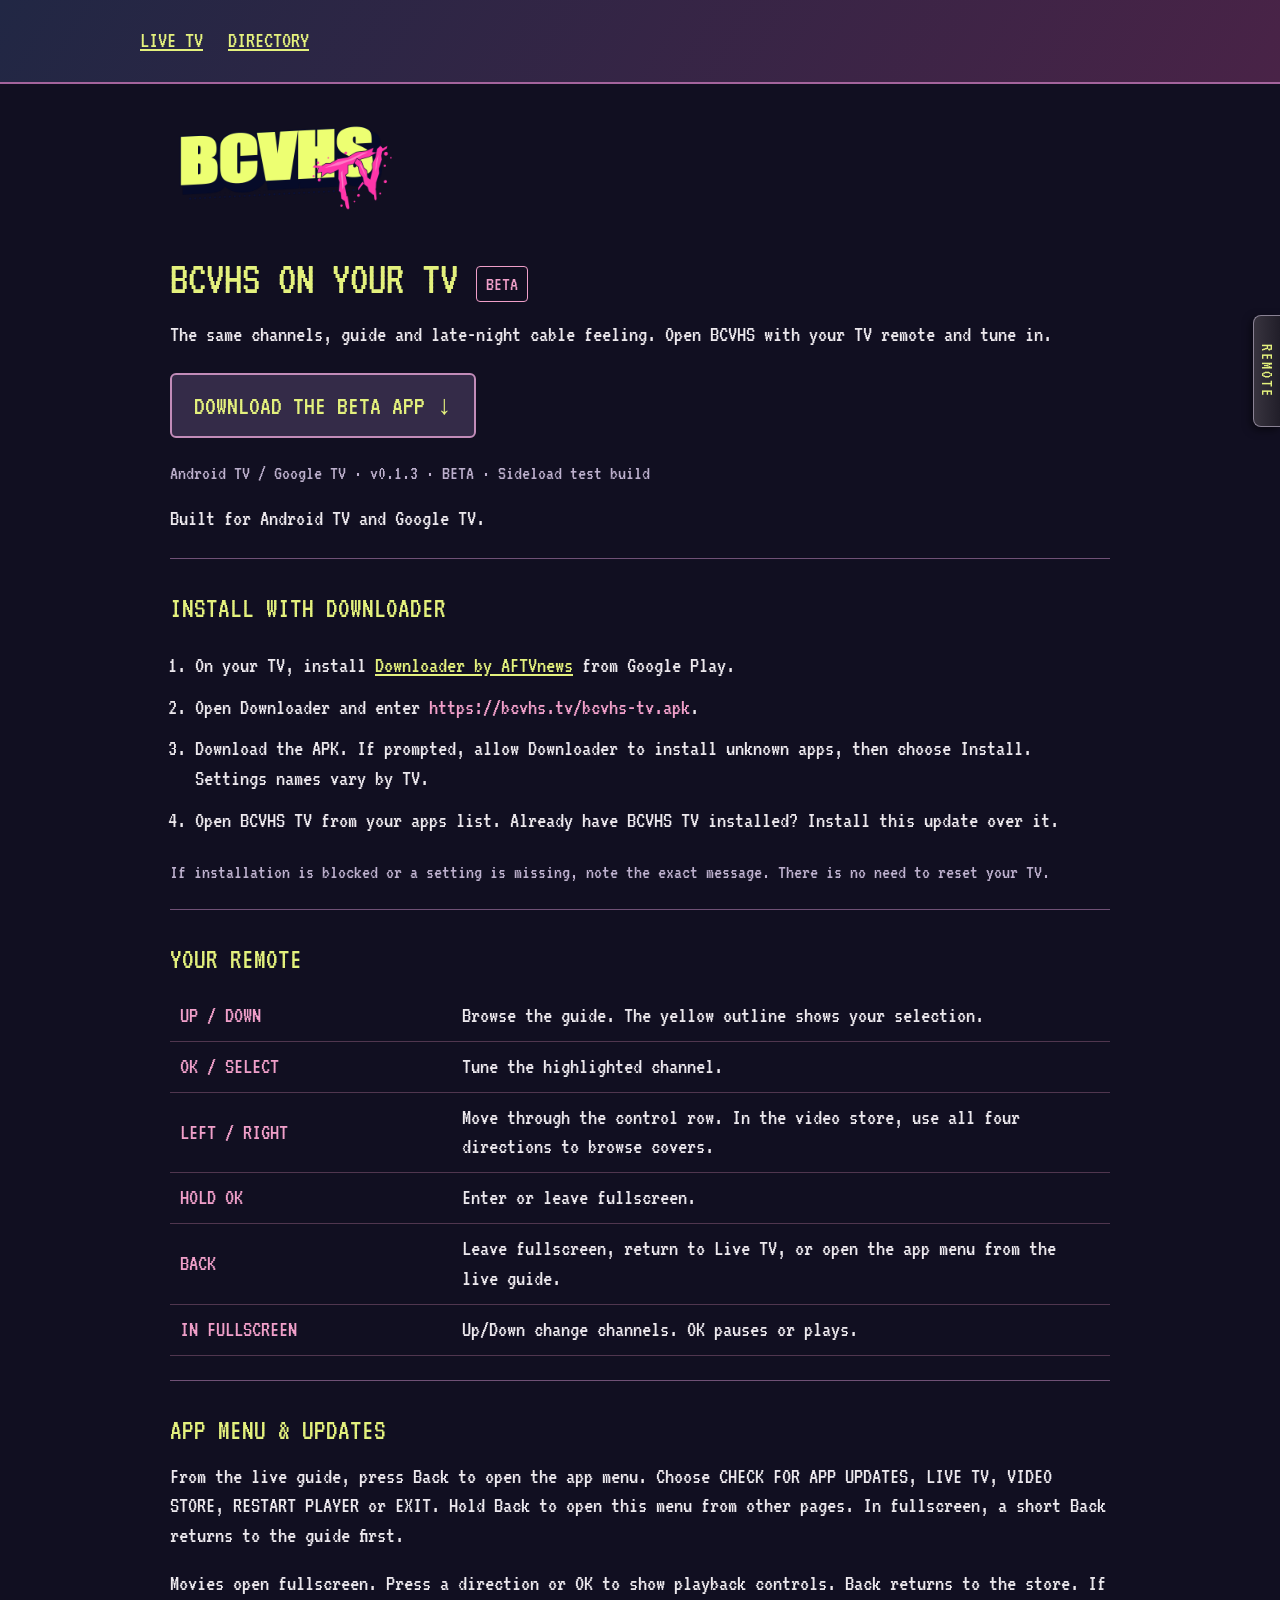
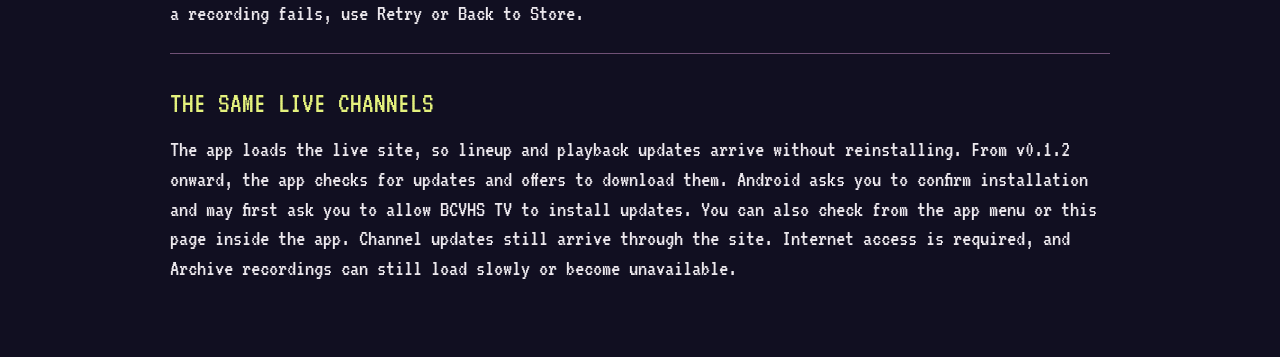
<file: app/index.html>
<!doctype html><html lang="en"><head><meta charset="utf-8"><meta name="viewport" content="width=device-width, initial-scale=1"><title>TV APP BETA · BCVHS TV</title><style>@font-face{font-family:Guide;src:url([data-uri]) format('truetype');font-display:swap}
*{box-sizing:border-box}body{margin:0;background:#110f21;color:#ece8ed;font:23px/1.3 Guide,monospace}a{color:#e4f17d}header{padding:26px max(24px,calc((100vw - 1000px)/2));background:linear-gradient(120deg,#212744,#492347);border-bottom:2px solid #a4649d}header nav{display:flex;gap:25px}main{max-width:1000px;padding:32px 30px 55px;margin:auto}.logo{display:block;width:240px;max-width:65%;height:auto;margin-bottom:20px}h1,h2,h3{font-weight:400;color:#e4f17d}h1{font-size:46px;margin:0 0 10px}h2{font-size:29px;margin:28px 0 12px}p{margin:10px 0 18px}.download{display:inline-block;padding:13px 22px;background:#342b48;border:2px solid #c28cb9;border-radius:6px;text-decoration:none;font-size:27px;margin:5px 0 12px}.beta{display:inline-block;vertical-align:middle;font-size:20px;padding:4px 9px;border:1px solid #f09fc9;color:#f09fc9;border-radius:4px}.meta{font-size:20px;color:#bdb0cd}.panel{border-top:1px solid #705176;margin-top:24px;padding-top:3px}li{margin-bottom:12px}ol,ul{padding-left:25px}table{width:100%;border-collapse:collapse}td{padding:10px;border-bottom:1px solid #50364f}td:first-child{width:30%;color:#f09fc9}code{font:inherit;color:#f09fc9;overflow-wrap:anywhere}footer{margin-top:30px;color:#bdb0cd;font-size:20px}a:focus-visible{outline:3px solid #eaff68;outline-offset:4px}@media(max-width:650px){body{font-size:21px}main{padding:26px 33px 40px 18px}header{padding:18px}h1{font-size:37px}.download{font-size:24px}td{padding:9px 6px}td:first-child{width:35%}}</style><link rel="stylesheet" href="/assets/remote-menu.css"><script src="/assets/remote-menu.js" defer></script></head><body><header><nav aria-label="Site"><a href="/">LIVE TV</a><a href="/directory/">DIRECTORY</a></nav></header><main><img class="logo" alt="BCVHS TV" src="[data-uri]"><h1>BCVHS ON YOUR TV <span class="beta">BETA</span></h1><p>The same channels, guide and late-night cable feeling. Open BCVHS with your TV remote and tune in.</p><a class="download" href="/bcvhs-tv.apk" download>DOWNLOAD THE BETA APP ↓</a><p class="meta">Android TV / Google TV · v0.1.3 · BETA · Sideload test build</p><p>Built for Android TV and Google TV.</p><section class="panel"><h2>INSTALL WITH DOWNLOADER</h2><ol><li>On your TV, install <a href="https://play.google.com/store/apps/details?id=com.esaba.downloader" target="_blank" rel="noopener">Downloader by AFTVnews</a> from Google Play.</li><li>Open Downloader and enter <code>https://bcvhs.tv/bcvhs-tv.apk</code>.</li><li>Download the APK. If prompted, allow Downloader to install unknown apps, then choose Install. Settings names vary by TV.</li><li>Open BCVHS TV from your apps list. Already have BCVHS TV installed? Install this update over it.</li></ol><p class="meta">If installation is blocked or a setting is missing, note the exact message. There is no need to reset your TV.</p></section><section class="panel"><h2>YOUR REMOTE</h2><table><tbody><tr><td>UP / DOWN</td><td>Browse the guide. The yellow outline shows your selection.</td></tr><tr><td>OK / SELECT</td><td>Tune the highlighted channel.</td></tr><tr><td>LEFT / RIGHT</td><td>Move through the control row. In the video store, use all four directions to browse covers.</td></tr><tr><td>HOLD OK</td><td>Enter or leave fullscreen.</td></tr><tr><td>BACK</td><td>Leave fullscreen, return to Live TV, or open the app menu from the live guide.</td></tr><tr><td>IN FULLSCREEN</td><td>Up/Down change channels. OK pauses or plays.</td></tr></tbody></table></section><section class="panel"><h2>APP MENU &amp; UPDATES</h2><p>From the live guide, press Back to open the app menu. Choose CHECK FOR APP UPDATES, LIVE TV, VIDEO STORE, RESTART PLAYER or EXIT. Hold Back to open this menu from other pages. In fullscreen, a short Back returns to the guide first.</p><p>Movies open fullscreen. Press a direction or OK to show playback controls. Back returns to the store. If a recording fails, use Retry or Back to Store.</p></section><section class="panel"><h2>THE SAME LIVE CHANNELS</h2><p>The app loads the live site, so lineup and playback updates arrive without reinstalling. From v0.1.2 onward, the app checks for updates and offers to download them. Android asks you to confirm installation and may first ask you to allow BCVHS TV to install updates. You can also check from the app menu or this page inside the app. Channel updates still arrive through the site. Internet access is required, and Archive recordings can still load slowly or become unavailable.</p></section></main></body></html>
</file>
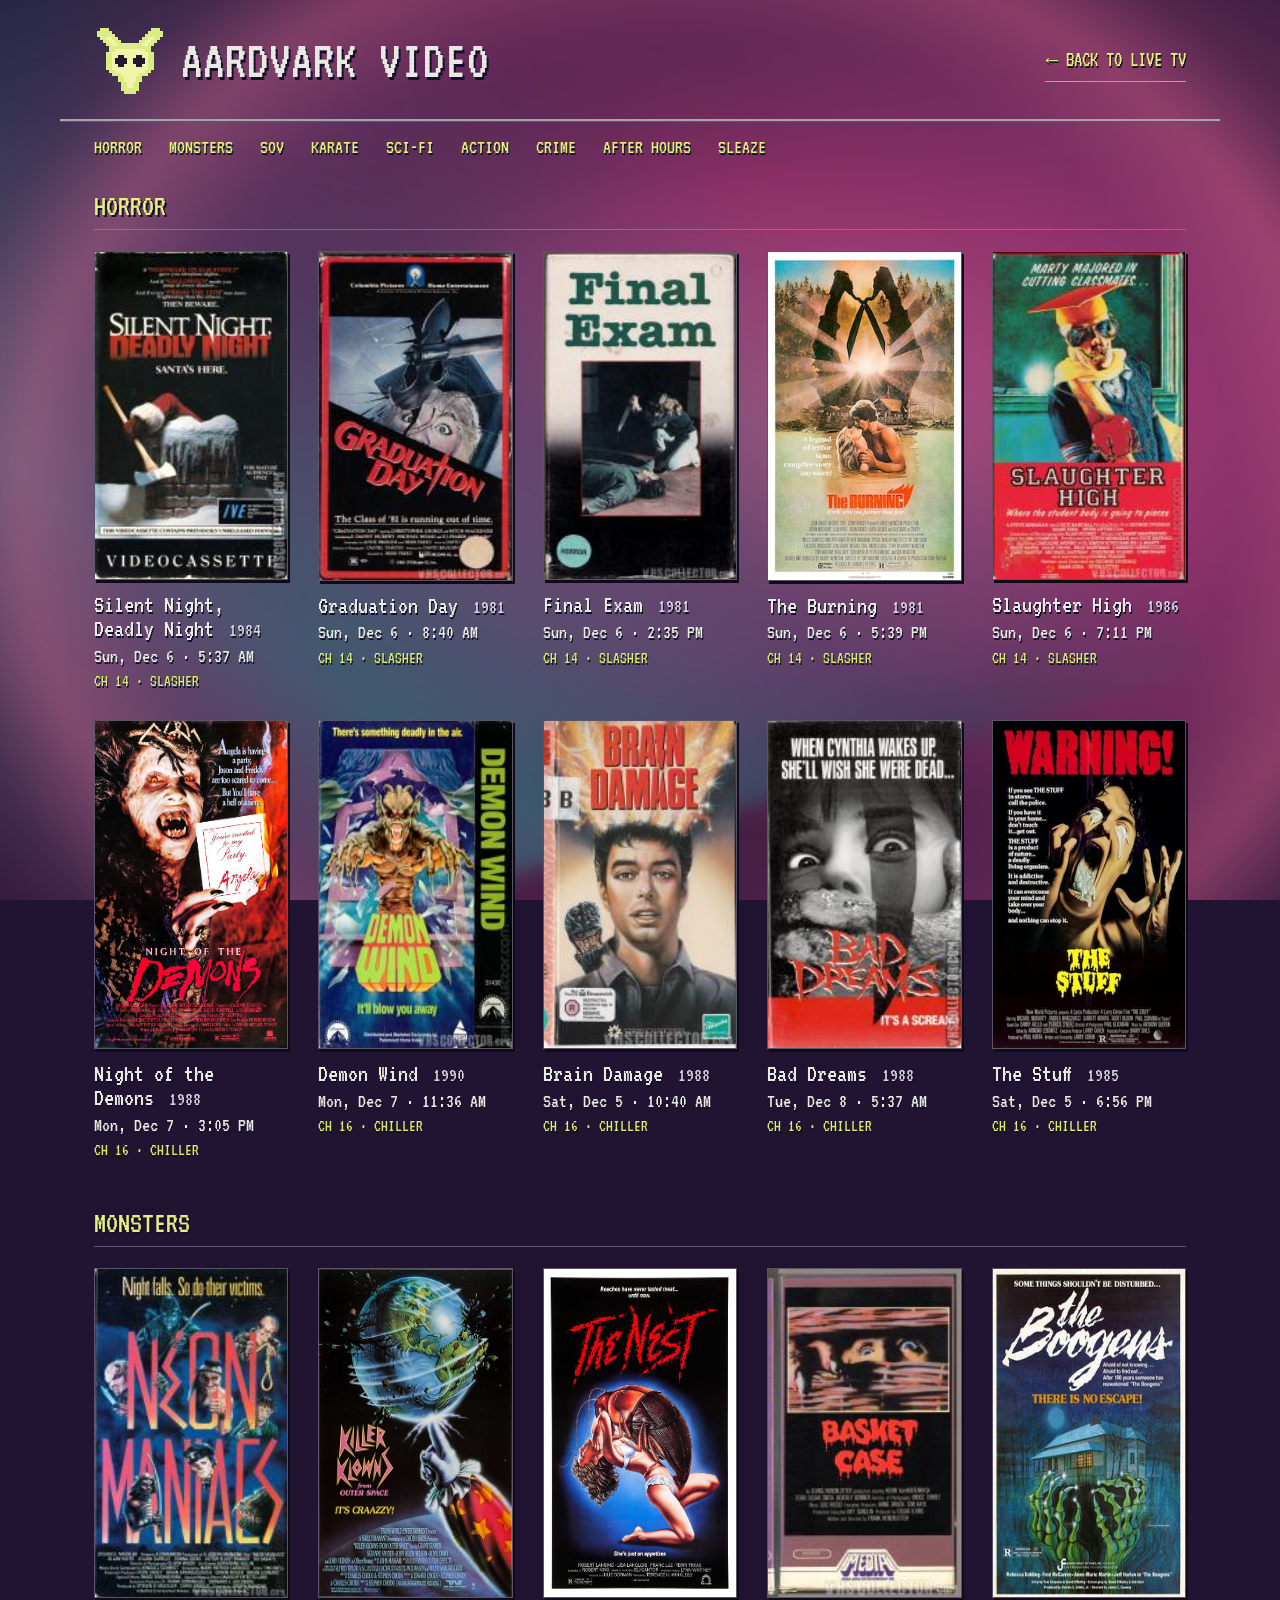
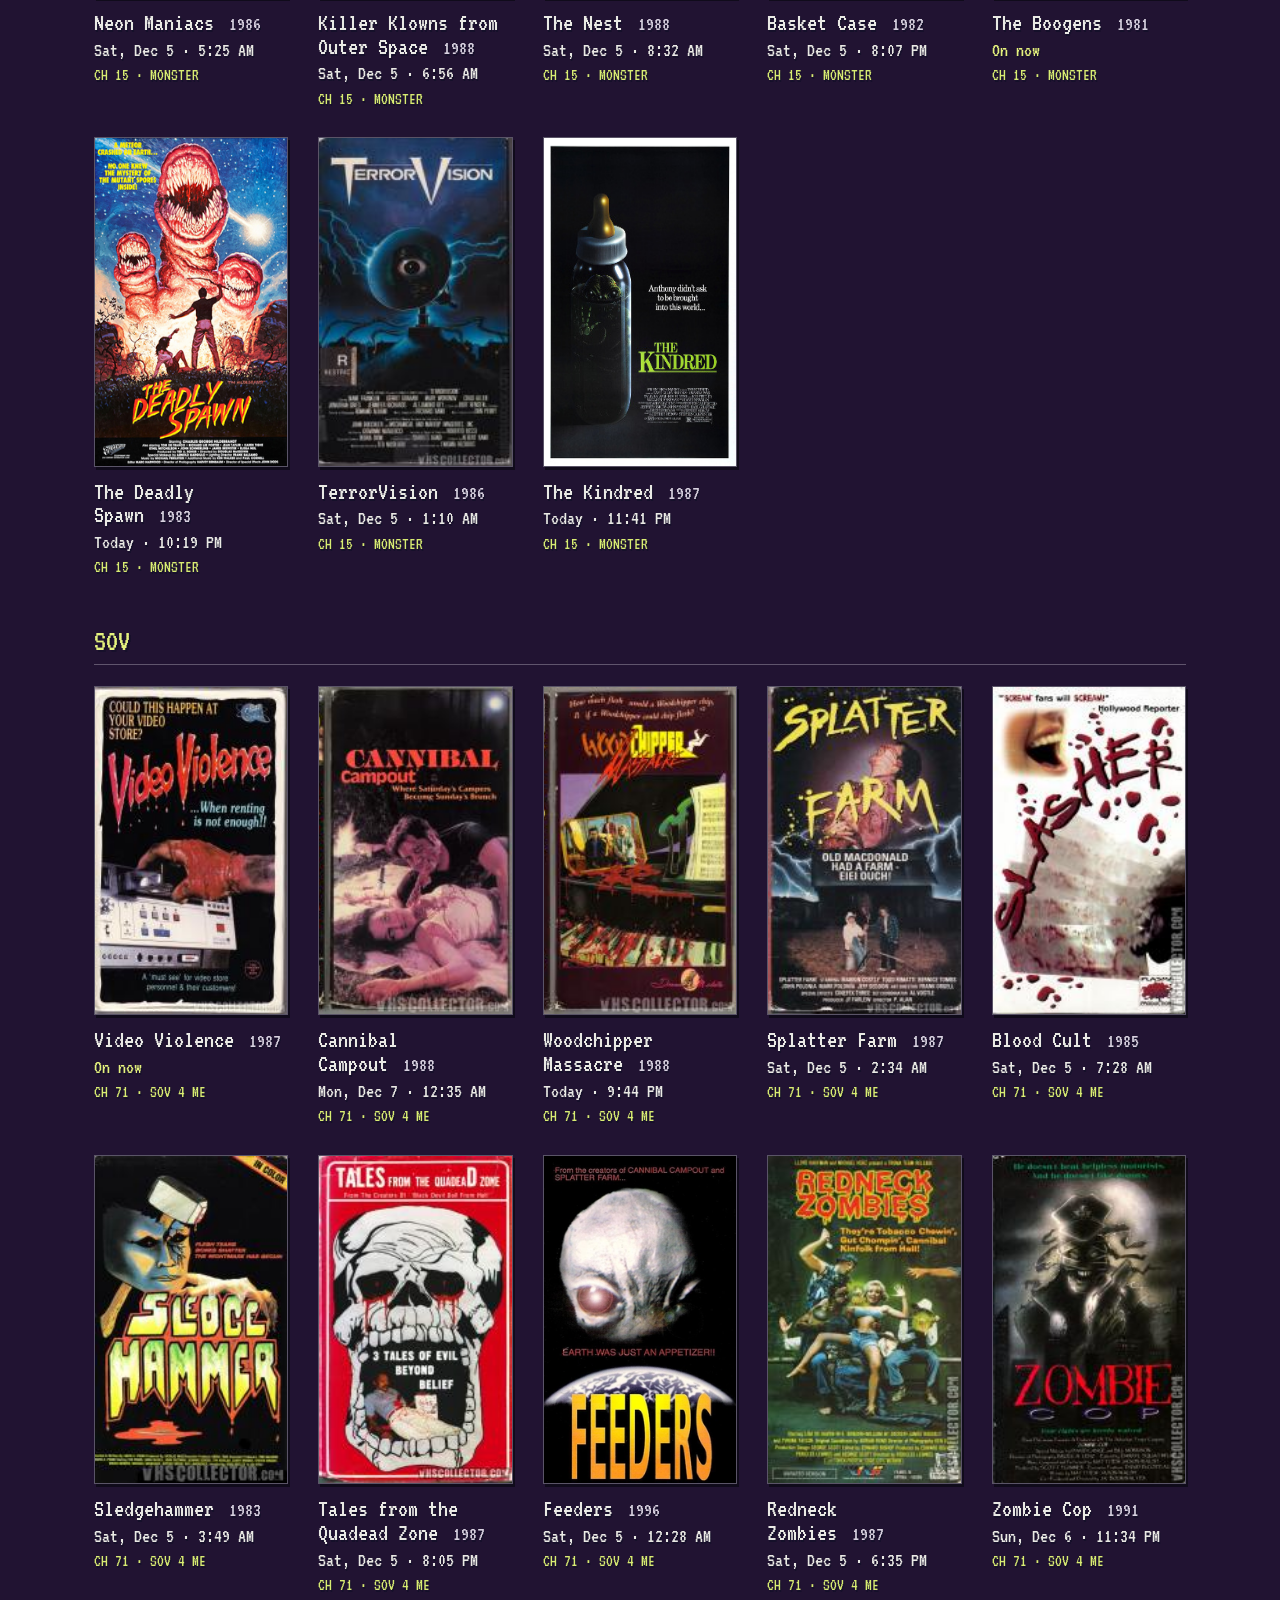
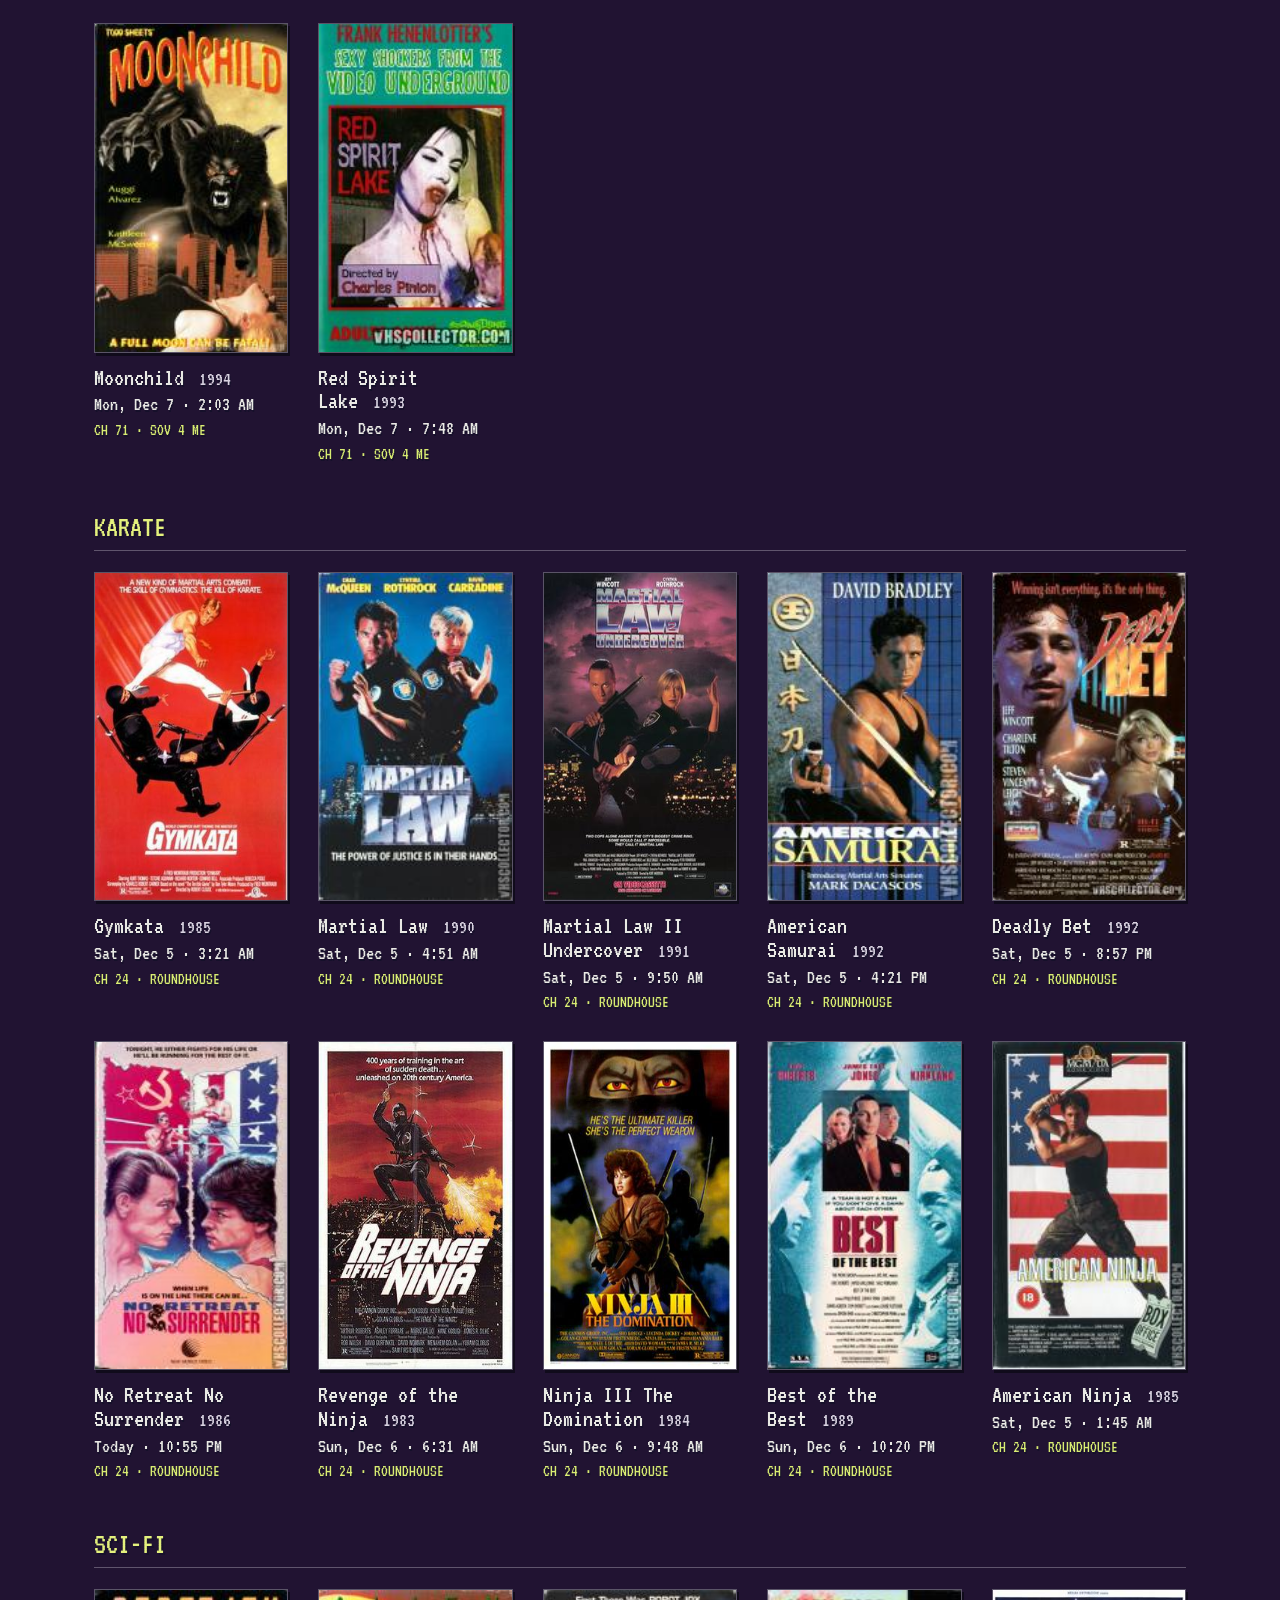
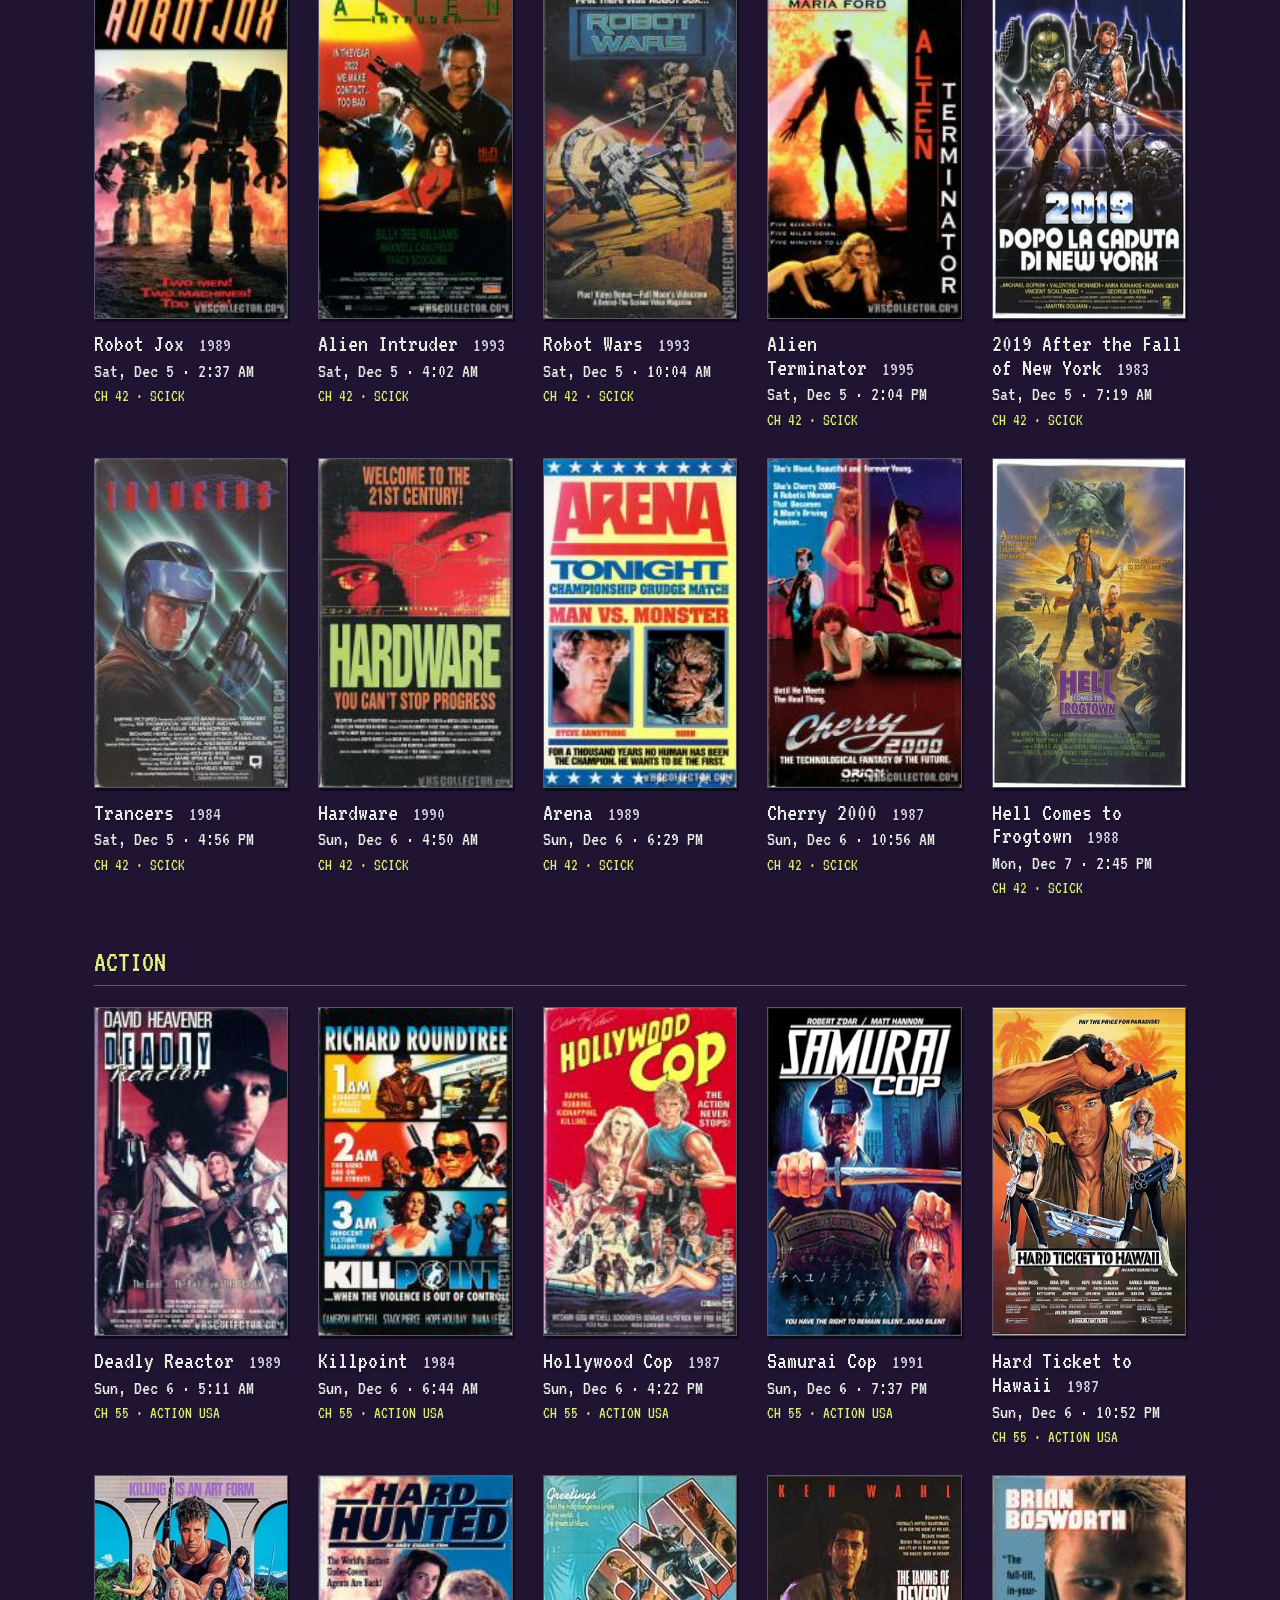
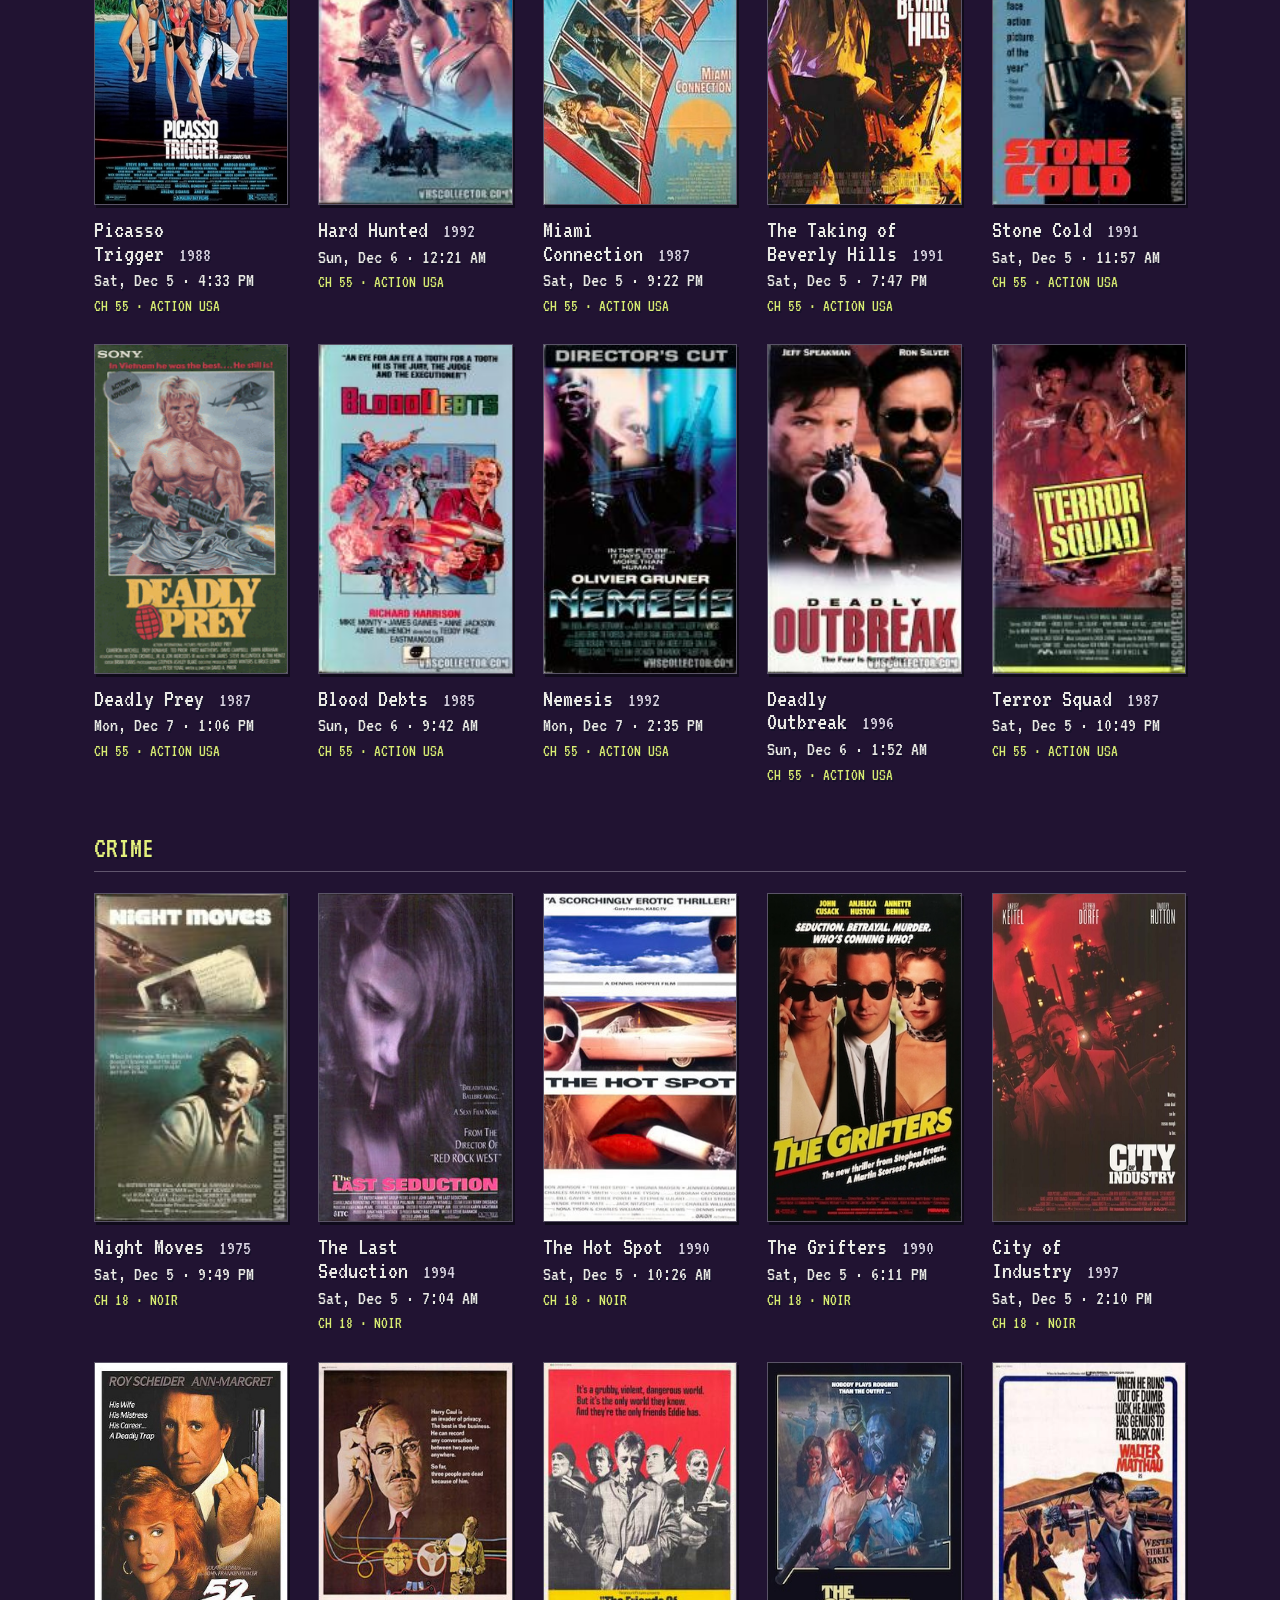
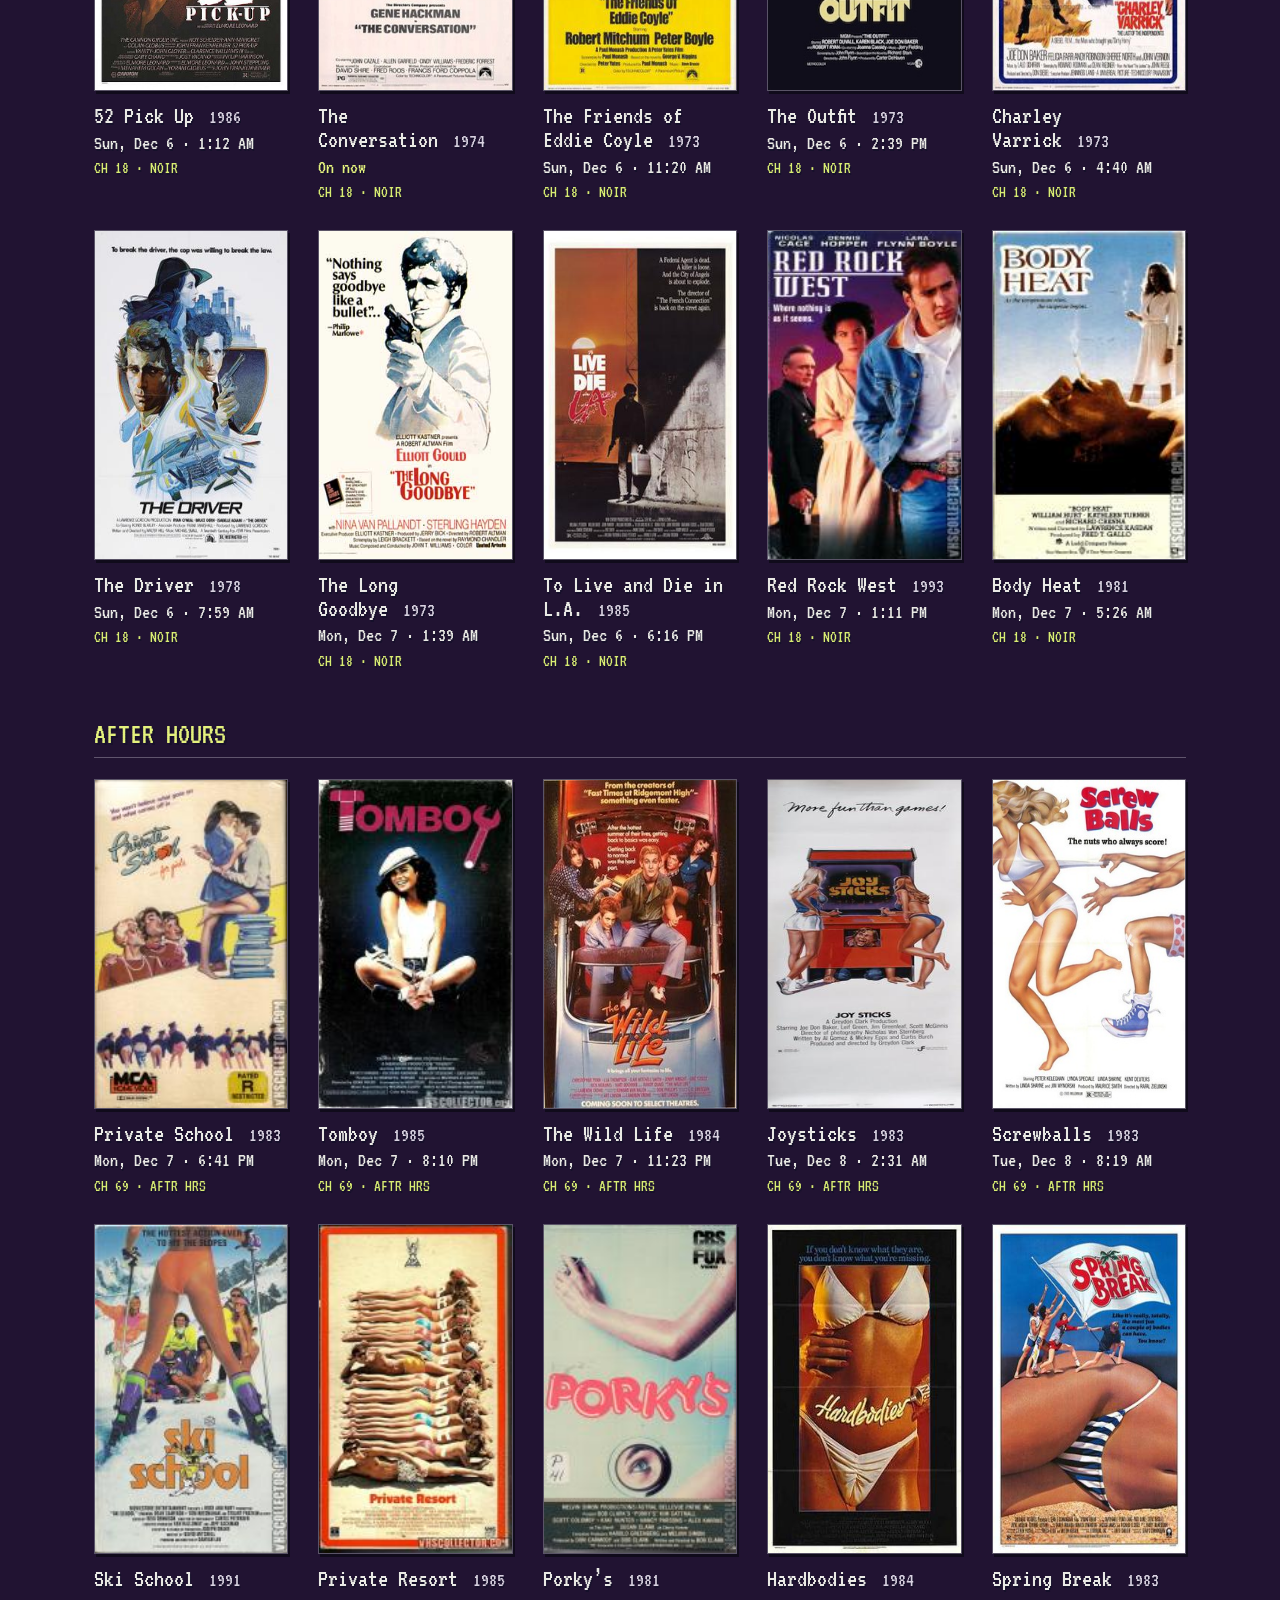
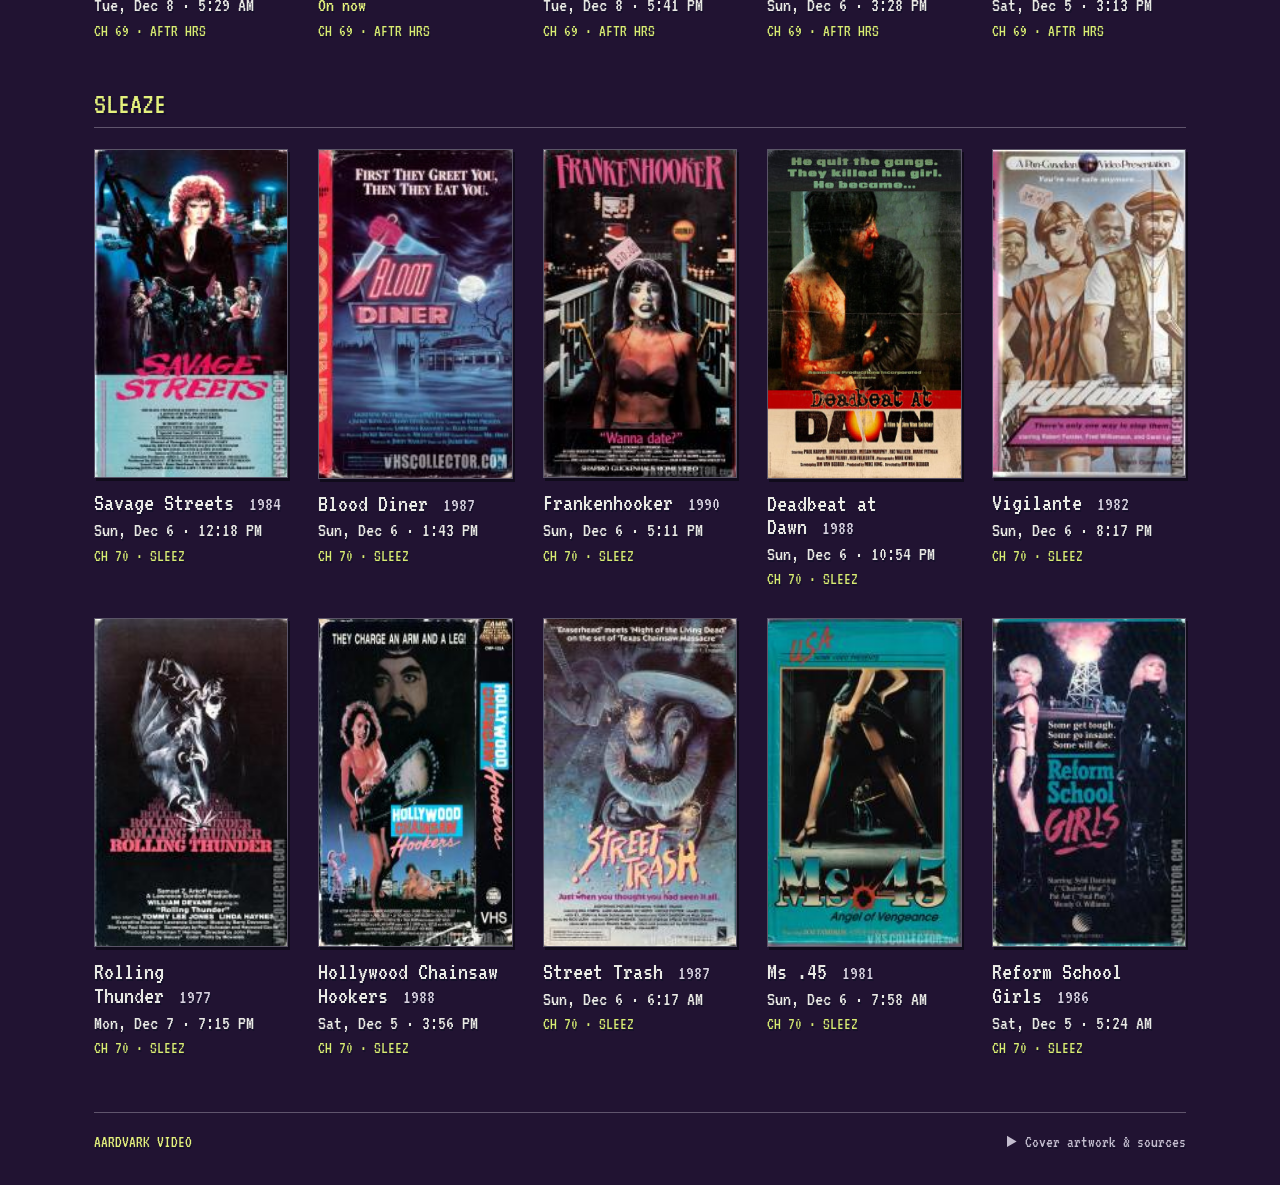
<file: videostore/index.html>
<!doctype html>
<html lang="en"><head><meta charset="utf-8"><meta name="viewport" content="width=device-width, initial-scale=1"><title>AARDVARK VIDEO · BCVHS</title>
<style>
*{box-sizing:border-box}html{scroll-behavior:smooth}body{margin:0;background:#eae6dc;color:#22201d;font-family:Arial,Helvetica,sans-serif}a{color:inherit}button{font:inherit}header{max-width:1160px;margin:auto;padding:30px 34px 25px;display:flex;align-items:end;justify-content:space-between;border-bottom:4px solid #24221e}.brand{font-size:13px;font-weight:900;letter-spacing:3px;margin-bottom:5px}.store-name{font-family:Impact,'Arial Narrow',sans-serif;font-size:54px;font-weight:400;line-height:1;letter-spacing:1px;margin:0}.live-link{font-size:13px;font-weight:bold;text-decoration:none;border-bottom:2px solid #b43629;padding:9px 0;white-space:nowrap}.aisles{max-width:1160px;margin:auto;padding:16px 34px 0;display:flex;gap:24px;flex-wrap:wrap}.aisles a{font-size:11px;font-weight:bold;letter-spacing:1px;text-decoration:none;color:#615c53}.aisles a:hover,.live-link:hover{color:#a02b20}main{max-width:1160px;margin:0 auto;padding:0 34px 40px}.aisle{margin-top:34px}.aisle h2{font-family:Impact,'Arial Narrow',sans-serif;font-size:25px;font-weight:400;letter-spacing:1px;border-bottom:1px solid #c2baad;margin:0 0 21px;padding-bottom:8px}.row{display:grid;grid-template-columns:repeat(5,minmax(0,1fr));gap:30px}.tape{min-width:0}.cover-button{display:block;width:100%;padding:0;border:0;background:#211f1a;cursor:pointer;position:relative;aspect-ratio:.59;box-shadow:2px 3px 0 #b7b0a2}.cover-button img{width:100%;height:100%;display:block;object-fit:fill}.cover-button:hover{outline:3px solid #ad3629;outline-offset:4px}.cover-button:focus-visible{outline:3px solid #ad3629;outline-offset:4px}.plain-case{height:100%;display:flex;flex-direction:column;justify-content:center;gap:16px;padding:15px;background:#22211e;color:#eee8db;border:8px solid #34322d;text-align:center;font-family:Georgia,serif;font-weight:bold;font-size:24px}.plain-case small{font:11px Arial,sans-serif;letter-spacing:2px}.movie-title{font-size:16px;line-height:1.2;font-weight:700;margin:14px 0 5px}.year{font:12px 'Courier New',monospace;color:#655f55;margin-left:7px;font-weight:400;white-space:nowrap}.next{font-size:12px;line-height:1.4;color:#4f493f;margin:0}.channel{display:block;font-size:10px;letter-spacing:.5px;font-weight:700;margin-top:3px;color:#746b5c}.on-now{color:#9b3023;font-weight:bold}.bottom{max-width:1092px;margin:0 auto;padding:20px 0 35px;border-top:1px solid #c2baad;display:flex;justify-content:space-between;gap:20px;font-size:11px;color:#6d6559}.bottom details{max-width:680px}.bottom summary{cursor:pointer}.bottom ul{padding-left:17px;line-height:1.8}.notice{max-width:1092px;margin:10px auto;font-size:12px;color:#8d3025}.notice:empty{display:none}dialog{border:0;padding:0;width:min(960px,94vw);background:#101010;color:#f5f1e8;box-shadow:0 10px 70px #0008}dialog::backdrop{background:#000c}.player-top{display:flex;justify-content:space-between;align-items:center;padding:14px 18px;font-size:15px}.close{border:1px solid #6b665e;background:none;color:white;padding:7px 13px;cursor:pointer;font-size:12px}video{display:block;width:100%;max-height:72vh;background:black}.player-note{font-size:12px;padding:12px 18px;color:#bfb9ad;margin:0}.player-note:empty{display:none}@media(max-width:760px){header{padding:25px 18px 20px}.store-name{font-size:40px}.brand{font-size:11px}.live-link{font-size:11px}.aisles{padding:15px 18px 0;gap:13px}.aisles a{font-size:10px}main{padding:0 18px 30px}.row{display:flex;overflow-x:auto;gap:20px;padding:4px 4px 17px;scroll-snap-type:x proximity}.tape{flex:0 0 43%;scroll-snap-align:start}.aisle{margin-top:25px}.movie-title{font-size:15px}.bottom{margin:0 18px;padding:20px 0;display:block}.bottom details{margin-top:15px}.year{display:block;margin:4px 0 0}.notice{margin:10px 18px}}
body{overflow-x:hidden}</style><style id="live-tv-theme">@font-face{font-family:Guide;src:url([data-uri]) format('truetype');font-display:swap}
.store-atmosphere{position:fixed;inset:0;overflow:hidden;z-index:-1;pointer-events:none;background:#211332}
.cable-art{position:absolute;inset:-35%;filter:blur(10px);overflow:visible}
.cable-art i{position:absolute;display:block;will-change:transform;transform-origin:center}
.cable-art i:nth-child(1){inset:6% -8% 9% 12%;animation:drift-pink 19s ease-in-out infinite;background:radial-gradient(ellipse at 48% 50%,#ed70a8b8 0%,#c64186aa 26%,#78305d77 42%,#78305d00 65%);border-radius:42% 58% 32% 68%}
.cable-art i:nth-child(2){inset:3% 18% 3% -15%;animation:drift-teal 27s ease-in-out infinite;background:linear-gradient(35deg,transparent 20%,#17516500 28%,#38838c99 43%,#17516566 56%,transparent 70%);clip-path:polygon(5% 28%,69% 8%,94% 65%,26% 95%)}
.cable-art i:nth-child(3){inset:-8% -2% -15% 2%;animation:drift-orbit 33s ease-in-out infinite;background:radial-gradient(ellipse at center,transparent 25%,#9a397866 36%,#de61927a 43%,#8d41734a 49%,transparent 62%)}
@keyframes drift-pink{0%,100%{transform:translate(-21%,14%) rotate(-24deg) scale(.94)}28%{transform:translate(18%,-19%) rotate(18deg) scale(1.12)}62%{transform:translate(-4%,22%) rotate(42deg) scale(.9)}83%{transform:translate(-25%,-8%) rotate(-3deg) scale(1.06)}}
@keyframes drift-teal{0%,100%{transform:translate(22%,-23%) rotate(24deg)}35%{transform:translate(-18%,19%) rotate(-25deg) scale(1.15)}72%{transform:translate(24%,12%) rotate(-48deg) scale(.9)}}
@keyframes drift-orbit{0%,100%{transform:translate(19%,17%) rotate(-22deg) scale(.82)}32%{transform:translate(-19%,1%) rotate(48deg) scale(1.1)}68%{transform:translate(8%,-22%) rotate(105deg) scale(.94)}}
body{background:#211332;color:#e9e9e4;font-family:Guide,monospace;isolation:isolate;text-shadow:1px 2px #15102a}
header{border-bottom:3px ridge #aaa0b3;padding-top:25px;padding-bottom:22px}.brand{font-family:Guide,monospace;font-size:27px;color:#e4f17d;letter-spacing:1px;margin-bottom:0}.store-name{font-family:Guide,monospace;font-size:64px;letter-spacing:0;color:#e9e9e4;text-shadow:2px 3px #17102b}.live-link{font-family:Guide,monospace;font-weight:400;font-size:21px;color:#e4f17d;border-bottom:1px solid #aaa0b3}.live-link:hover,.aisles a:hover{color:white}
.aisles{gap:27px;padding-top:15px}.aisles a{font-family:Guide,monospace;font-size:20px;font-weight:400;letter-spacing:0;color:#e4f17d}.aisle h2{font-family:Guide,monospace;font-size:30px;letter-spacing:0;color:#e4f17d;border-bottom:1px solid #aaa0b377;text-shadow:2px 2px #17102b}.cover-button{box-shadow:2px 3px 0 #100b1b;border:1px solid #aaa0b377;background:#151025}.cover-button:hover,.cover-button:focus-visible{outline-color:#e4f17d}.movie-title{font-family:Guide,monospace;font-size:25px;font-weight:400;line-height:.95;color:#e9e9e4;margin-top:13px}.year{font-family:Guide,monospace;font-size:20px;color:#d8d2e0}.next{font-family:Guide,monospace;font-size:20px;line-height:1.02;color:#e9e9e4}.channel{font-family:Guide,monospace;font-size:17px;font-weight:400;letter-spacing:0;color:#d8ec72;margin-top:6px}.on-now{color:#e4f17d;font-weight:400}.bottom{font-family:Guide,monospace;font-size:17px;color:#c4bdcf;border-color:#aaa0b377}.bottom>span{color:#e4f17d}.notice{font-family:Guide,monospace;font-size:20px;color:#e4f17d}.plain-case{background:#20162c;border-color:#40304b;color:#e9e9e4;font-family:Guide,monospace;font-size:30px}.plain-case small{font-family:Guide,monospace;font-size:17px;color:#e4f17d}dialog{background:#211332;color:#e9e9e4}.player-top{font-family:Guide,monospace;font-size:25px}.close{font-family:Guide,monospace;font-size:20px;color:#e4f17d;border-color:#aaa0b3}.player-note{font-family:Guide,monospace;font-size:20px;color:#e9e9e4}
@media(max-width:760px){.store-name{font-size:47px}.brand{font-size:24px}.live-link{font-size:18px}.aisles{gap:17px}.aisles a{font-size:18px}.movie-title{font-size:24px}.year{font-size:20px}.next{font-size:20px}.channel{font-size:17px}}
@media(prefers-reduced-motion:reduce){.cable-art i{animation:none!important}}
</style><style>.brand{line-height:0;margin-bottom:6px}.store-logo{display:block;width:175px;max-width:100%;height:auto;filter:drop-shadow(1px 2px 2px #0005)}@media(max-width:760px){.store-logo{width:145px}}</style><style>header{align-items:center;gap:24px}.store-heading{display:flex;align-items:center;gap:22px;min-width:0}.brand{margin-bottom:0;flex-shrink:0}.store-logo{width:160px}.store-name{white-space:nowrap;font-size:54px}.live-link{flex-shrink:0}@media(max-width:760px){header{flex-wrap:wrap;gap:12px;padding-top:16px;padding-bottom:16px}.store-heading{gap:13px}.store-logo{width:125px}.store-name{font-size:40px}.live-link{margin-left:auto}}@media(max-width:380px){.store-logo{width:100px}.store-name{font-size:34px}.store-heading{gap:10px}}</style><style>.store-mascot{width:62px;height:62px;flex:none;color:#e4f17d}.store-heading{gap:15px}@media(max-width:760px){.store-mascot{width:45px;height:45px}.store-heading{gap:10px}}@media(max-width:380px){.store-mascot{width:35px;height:35px}.store-name{font-size:32px}}</style><style>.store-mascot{image-rendering:pixelated}.store-mascot{width:72px;height:72px}@media(max-width:760px){.store-mascot{width:48px;height:48px}}</style><style>.store-mascot{image-rendering:pixelated}.store-mascot{width:72px;height:72px}@media(max-width:760px){.store-mascot{width:48px;height:48px}}</style><style>html{scrollbar-color:#e6f174 #40204f}.row{scrollbar-color:#e6f174 #5d2b6c;scrollbar-width:auto;scroll-padding-inline:8px;padding-bottom:16px}.row::-webkit-scrollbar{height:12px}.row::-webkit-scrollbar-track{background:linear-gradient(90deg,#35163f,#6b2b72);border:1px solid #ae6295;border-radius:7px}.row::-webkit-scrollbar-thumb{background:linear-gradient(90deg,#eff68d,#ffb0d4);border:2px solid #54235d;border-radius:7px}.row::-webkit-scrollbar-thumb:hover{background:#ff9fd3}.row::-webkit-scrollbar-button{display:none}.row::-webkit-scrollbar-corner{background:#40204f}</style></head><body><div class="store-atmosphere" aria-hidden="true"><div class="cable-art"><i></i><i></i><i></i></div></div>
<header><div class="store-heading"><svg class="store-mascot" viewBox="0 0 24 24" shape-rendering="crispEdges" aria-hidden="true"><rect x="2" y="1" width="1" height="1" fill="#dcec85"/><rect x="3" y="1" width="1" height="1" fill="#dcec85"/><rect x="4" y="1" width="1" height="1" fill="#dcec85"/><rect x="19" y="1" width="1" height="1" fill="#dcec85"/><rect x="20" y="1" width="1" height="1" fill="#dcec85"/><rect x="21" y="1" width="1" height="1" fill="#dcec85"/><rect x="1" y="2" width="1" height="1" fill="#dcec85"/><rect x="2" y="2" width="1" height="1" fill="#dcec85"/><rect x="3" y="2" width="1" height="1" fill="#dcec85"/><rect x="4" y="2" width="1" height="1" fill="#dcec85"/><rect x="5" y="2" width="1" height="1" fill="#dcec85"/><rect x="18" y="2" width="1" height="1" fill="#dcec85"/><rect x="19" y="2" width="1" height="1" fill="#dcec85"/><rect x="20" y="2" width="1" height="1" fill="#dcec85"/><rect x="21" y="2" width="1" height="1" fill="#dcec85"/><rect x="22" y="2" width="1" height="1" fill="#dcec85"/><rect x="1" y="3" width="1" height="1" fill="#dcec85"/><rect x="2" y="3" width="1" height="1" fill="#dcec85"/><rect x="3" y="3" width="1" height="1" fill="#dcec85"/><rect x="4" y="3" width="1" height="1" fill="#dcec85"/><rect x="5" y="3" width="1" height="1" fill="#dcec85"/><rect x="6" y="3" width="1" height="1" fill="#dcec85"/><rect x="17" y="3" width="1" height="1" fill="#dcec85"/><rect x="18" y="3" width="1" height="1" fill="#dcec85"/><rect x="19" y="3" width="1" height="1" fill="#dcec85"/><rect x="20" y="3" width="1" height="1" fill="#dcec85"/><rect x="21" y="3" width="1" height="1" fill="#dcec85"/><rect x="22" y="3" width="1" height="1" fill="#dcec85"/><rect x="2" y="4" width="1" height="1" fill="#dcec85"/><rect x="3" y="4" width="1" height="1" fill="#dcec85"/><rect x="4" y="4" width="1" height="1" fill="#f0f5ab"/><rect x="5" y="4" width="1" height="1" fill="#f0f5ab"/><rect x="6" y="4" width="1" height="1" fill="#dcec85"/><rect x="7" y="4" width="1" height="1" fill="#dcec85"/><rect x="16" y="4" width="1" height="1" fill="#dcec85"/><rect x="17" y="4" width="1" height="1" fill="#dcec85"/><rect x="18" y="4" width="1" height="1" fill="#f0f5ab"/><rect x="19" y="4" width="1" height="1" fill="#f0f5ab"/><rect x="20" y="4" width="1" height="1" fill="#dcec85"/><rect x="21" y="4" width="1" height="1" fill="#dcec85"/><rect x="3" y="5" width="1" height="1" fill="#dcec85"/><rect x="4" y="5" width="1" height="1" fill="#dcec85"/><rect x="5" y="5" width="1" height="1" fill="#f0f5ab"/><rect x="6" y="5" width="1" height="1" fill="#f0f5ab"/><rect x="7" y="5" width="1" height="1" fill="#dcec85"/><rect x="8" y="5" width="1" height="1" fill="#dcec85"/><rect x="15" y="5" width="1" height="1" fill="#dcec85"/><rect x="16" y="5" width="1" height="1" fill="#dcec85"/><rect x="17" y="5" width="1" height="1" fill="#f0f5ab"/><rect x="18" y="5" width="1" height="1" fill="#f0f5ab"/><rect x="19" y="5" width="1" height="1" fill="#dcec85"/><rect x="20" y="5" width="1" height="1" fill="#dcec85"/><rect x="4" y="6" width="1" height="1" fill="#dcec85"/><rect x="5" y="6" width="1" height="1" fill="#dcec85"/><rect x="6" y="6" width="1" height="1" fill="#f0f5ab"/><rect x="7" y="6" width="1" height="1" fill="#f0f5ab"/><rect x="8" y="6" width="1" height="1" fill="#dcec85"/><rect x="9" y="6" width="1" height="1" fill="#dcec85"/><rect x="10" y="6" width="1" height="1" fill="#dcec85"/><rect x="11" y="6" width="1" height="1" fill="#dcec85"/><rect x="12" y="6" width="1" height="1" fill="#dcec85"/><rect x="13" y="6" width="1" height="1" fill="#dcec85"/><rect x="14" y="6" width="1" height="1" fill="#dcec85"/><rect x="15" y="6" width="1" height="1" fill="#dcec85"/><rect x="16" y="6" width="1" height="1" fill="#f0f5ab"/><rect x="17" y="6" width="1" height="1" fill="#f0f5ab"/><rect x="18" y="6" width="1" height="1" fill="#dcec85"/><rect x="19" y="6" width="1" height="1" fill="#dcec85"/><rect x="5" y="7" width="1" height="1" fill="#dcec85"/><rect x="6" y="7" width="1" height="1" fill="#dcec85"/><rect x="7" y="7" width="1" height="1" fill="#dcec85"/><rect x="8" y="7" width="1" height="1" fill="#dcec85"/><rect x="9" y="7" width="1" height="1" fill="#dcec85"/><rect x="10" y="7" width="1" height="1" fill="#dcec85"/><rect x="11" y="7" width="1" height="1" fill="#dcec85"/><rect x="12" y="7" width="1" height="1" fill="#dcec85"/><rect x="13" y="7" width="1" height="1" fill="#dcec85"/><rect x="14" y="7" width="1" height="1" fill="#dcec85"/><rect x="15" y="7" width="1" height="1" fill="#dcec85"/><rect x="16" y="7" width="1" height="1" fill="#dcec85"/><rect x="17" y="7" width="1" height="1" fill="#dcec85"/><rect x="18" y="7" width="1" height="1" fill="#dcec85"/><rect x="5" y="8" width="1" height="1" fill="#dcec85"/><rect x="6" y="8" width="1" height="1" fill="#dcec85"/><rect x="7" y="8" width="1" height="1" fill="#f0f5ab"/><rect x="8" y="8" width="1" height="1" fill="#f0f5ab"/><rect x="9" y="8" width="1" height="1" fill="#f0f5ab"/><rect x="10" y="8" width="1" height="1" fill="#f0f5ab"/><rect x="11" y="8" width="1" height="1" fill="#f0f5ab"/><rect x="12" y="8" width="1" height="1" fill="#f0f5ab"/><rect x="13" y="8" width="1" height="1" fill="#f0f5ab"/><rect x="14" y="8" width="1" height="1" fill="#f0f5ab"/><rect x="15" y="8" width="1" height="1" fill="#f0f5ab"/><rect x="16" y="8" width="1" height="1" fill="#f0f5ab"/><rect x="17" y="8" width="1" height="1" fill="#dcec85"/><rect x="18" y="8" width="1" height="1" fill="#dcec85"/><rect x="4" y="9" width="1" height="1" fill="#dcec85"/><rect x="5" y="9" width="1" height="1" fill="#dcec85"/><rect x="6" y="9" width="1" height="1" fill="#f0f5ab"/><rect x="7" y="9" width="1" height="1" fill="#f0f5ab"/><rect x="8" y="9" width="1" height="1" fill="#f0f5ab"/><rect x="9" y="9" width="1" height="1" fill="#f0f5ab"/><rect x="10" y="9" width="1" height="1" fill="#f0f5ab"/><rect x="11" y="9" width="1" height="1" fill="#f0f5ab"/><rect x="12" y="9" width="1" height="1" fill="#f0f5ab"/><rect x="13" y="9" width="1" height="1" fill="#f0f5ab"/><rect x="14" y="9" width="1" height="1" fill="#f0f5ab"/><rect x="15" y="9" width="1" height="1" fill="#f0f5ab"/><rect x="16" y="9" width="1" height="1" fill="#f0f5ab"/><rect x="17" y="9" width="1" height="1" fill="#f0f5ab"/><rect x="18" y="9" width="1" height="1" fill="#dcec85"/><rect x="19" y="9" width="1" height="1" fill="#dcec85"/><rect x="4" y="10" width="1" height="1" fill="#dcec85"/><rect x="5" y="10" width="1" height="1" fill="#dcec85"/><rect x="6" y="10" width="1" height="1" fill="#f0f5ab"/><rect x="7" y="10" width="1" height="1" fill="#f0f5ab"/><rect x="8" y="10" width="1" height="1" fill="#21182e"/><rect x="9" y="10" width="1" height="1" fill="#21182e"/><rect x="10" y="10" width="1" height="1" fill="#f0f5ab"/><rect x="11" y="10" width="1" height="1" fill="#f0f5ab"/><rect x="12" y="10" width="1" height="1" fill="#f0f5ab"/><rect x="13" y="10" width="1" height="1" fill="#f0f5ab"/><rect x="14" y="10" width="1" height="1" fill="#21182e"/><rect x="15" y="10" width="1" height="1" fill="#21182e"/><rect x="16" y="10" width="1" height="1" fill="#f0f5ab"/><rect x="17" y="10" width="1" height="1" fill="#f0f5ab"/><rect x="18" y="10" width="1" height="1" fill="#dcec85"/><rect x="19" y="10" width="1" height="1" fill="#dcec85"/><rect x="4" y="11" width="1" height="1" fill="#dcec85"/><rect x="5" y="11" width="1" height="1" fill="#dcec85"/><rect x="6" y="11" width="1" height="1" fill="#f0f5ab"/><rect x="7" y="11" width="1" height="1" fill="#21182e"/><rect x="8" y="11" width="1" height="1" fill="#21182e"/><rect x="9" y="11" width="1" height="1" fill="#21182e"/><rect x="10" y="11" width="1" height="1" fill="#21182e"/><rect x="11" y="11" width="1" height="1" fill="#f0f5ab"/><rect x="12" y="11" width="1" height="1" fill="#f0f5ab"/><rect x="13" y="11" width="1" height="1" fill="#21182e"/><rect x="14" y="11" width="1" height="1" fill="#21182e"/><rect x="15" y="11" width="1" height="1" fill="#21182e"/><rect x="16" y="11" width="1" height="1" fill="#21182e"/><rect x="17" y="11" width="1" height="1" fill="#f0f5ab"/><rect x="18" y="11" width="1" height="1" fill="#dcec85"/><rect x="19" y="11" width="1" height="1" fill="#dcec85"/><rect x="4" y="12" width="1" height="1" fill="#dcec85"/><rect x="5" y="12" width="1" height="1" fill="#dcec85"/><rect x="6" y="12" width="1" height="1" fill="#f0f5ab"/><rect x="7" y="12" width="1" height="1" fill="#21182e"/><rect x="8" y="12" width="1" height="1" fill="#21182e"/><rect x="9" y="12" width="1" height="1" fill="#21182e"/><rect x="10" y="12" width="1" height="1" fill="#21182e"/><rect x="11" y="12" width="1" height="1" fill="#f0f5ab"/><rect x="12" y="12" width="1" height="1" fill="#f0f5ab"/><rect x="13" y="12" width="1" height="1" fill="#21182e"/><rect x="14" y="12" width="1" height="1" fill="#21182e"/><rect x="15" y="12" width="1" height="1" fill="#21182e"/><rect x="16" y="12" width="1" height="1" fill="#21182e"/><rect x="17" y="12" width="1" height="1" fill="#f0f5ab"/><rect x="18" y="12" width="1" height="1" fill="#dcec85"/><rect x="19" y="12" width="1" height="1" fill="#dcec85"/><rect x="4" y="13" width="1" height="1" fill="#dcec85"/><rect x="5" y="13" width="1" height="1" fill="#dcec85"/><rect x="6" y="13" width="1" height="1" fill="#f0f5ab"/><rect x="7" y="13" width="1" height="1" fill="#f0f5ab"/><rect x="8" y="13" width="1" height="1" fill="#21182e"/><rect x="9" y="13" width="1" height="1" fill="#21182e"/><rect x="10" y="13" width="1" height="1" fill="#f0f5ab"/><rect x="11" y="13" width="1" height="1" fill="#f0f5ab"/><rect x="12" y="13" width="1" height="1" fill="#f0f5ab"/><rect x="13" y="13" width="1" height="1" fill="#f0f5ab"/><rect x="14" y="13" width="1" height="1" fill="#21182e"/><rect x="15" y="13" width="1" height="1" fill="#21182e"/><rect x="16" y="13" width="1" height="1" fill="#f0f5ab"/><rect x="17" y="13" width="1" height="1" fill="#f0f5ab"/><rect x="18" y="13" width="1" height="1" fill="#dcec85"/><rect x="19" y="13" width="1" height="1" fill="#dcec85"/><rect x="4" y="14" width="1" height="1" fill="#dcec85"/><rect x="5" y="14" width="1" height="1" fill="#dcec85"/><rect x="6" y="14" width="1" height="1" fill="#f0f5ab"/><rect x="7" y="14" width="1" height="1" fill="#f0f5ab"/><rect x="8" y="14" width="1" height="1" fill="#f0f5ab"/><rect x="9" y="14" width="1" height="1" fill="#f0f5ab"/><rect x="10" y="14" width="1" height="1" fill="#f0f5ab"/><rect x="11" y="14" width="1" height="1" fill="#f0f5ab"/><rect x="12" y="14" width="1" height="1" fill="#f0f5ab"/><rect x="13" y="14" width="1" height="1" fill="#f0f5ab"/><rect x="14" y="14" width="1" height="1" fill="#f0f5ab"/><rect x="15" y="14" width="1" height="1" fill="#f0f5ab"/><rect x="16" y="14" width="1" height="1" fill="#f0f5ab"/><rect x="17" y="14" width="1" height="1" fill="#f0f5ab"/><rect x="18" y="14" width="1" height="1" fill="#dcec85"/><rect x="19" y="14" width="1" height="1" fill="#dcec85"/><rect x="5" y="15" width="1" height="1" fill="#dcec85"/><rect x="6" y="15" width="1" height="1" fill="#dcec85"/><rect x="7" y="15" width="1" height="1" fill="#f0f5ab"/><rect x="8" y="15" width="1" height="1" fill="#f0f5ab"/><rect x="9" y="15" width="1" height="1" fill="#f0f5ab"/><rect x="10" y="15" width="1" height="1" fill="#f0f5ab"/><rect x="11" y="15" width="1" height="1" fill="#f0f5ab"/><rect x="12" y="15" width="1" height="1" fill="#f0f5ab"/><rect x="13" y="15" width="1" height="1" fill="#f0f5ab"/><rect x="14" y="15" width="1" height="1" fill="#f0f5ab"/><rect x="15" y="15" width="1" height="1" fill="#f0f5ab"/><rect x="16" y="15" width="1" height="1" fill="#f0f5ab"/><rect x="17" y="15" width="1" height="1" fill="#dcec85"/><rect x="18" y="15" width="1" height="1" fill="#dcec85"/><rect x="6" y="16" width="1" height="1" fill="#dcec85"/><rect x="7" y="16" width="1" height="1" fill="#dcec85"/><rect x="8" y="16" width="1" height="1" fill="#dcec85"/><rect x="9" y="16" width="1" height="1" fill="#f0f5ab"/><rect x="10" y="16" width="1" height="1" fill="#f0f5ab"/><rect x="11" y="16" width="1" height="1" fill="#f0f5ab"/><rect x="12" y="16" width="1" height="1" fill="#f0f5ab"/><rect x="13" y="16" width="1" height="1" fill="#f0f5ab"/><rect x="14" y="16" width="1" height="1" fill="#f0f5ab"/><rect x="15" y="16" width="1" height="1" fill="#dcec85"/><rect x="16" y="16" width="1" height="1" fill="#dcec85"/><rect x="17" y="16" width="1" height="1" fill="#dcec85"/><rect x="8" y="17" width="1" height="1" fill="#dcec85"/><rect x="9" y="17" width="1" height="1" fill="#dcec85"/><rect x="10" y="17" width="1" height="1" fill="#f0f5ab"/><rect x="11" y="17" width="1" height="1" fill="#f0f5ab"/><rect x="12" y="17" width="1" height="1" fill="#f0f5ab"/><rect x="13" y="17" width="1" height="1" fill="#f0f5ab"/><rect x="14" y="17" width="1" height="1" fill="#dcec85"/><rect x="15" y="17" width="1" height="1" fill="#dcec85"/><rect x="8" y="18" width="1" height="1" fill="#dcec85"/><rect x="9" y="18" width="1" height="1" fill="#dcec85"/><rect x="10" y="18" width="1" height="1" fill="#f0f5ab"/><rect x="11" y="18" width="1" height="1" fill="#f0f5ab"/><rect x="12" y="18" width="1" height="1" fill="#f0f5ab"/><rect x="13" y="18" width="1" height="1" fill="#f0f5ab"/><rect x="14" y="18" width="1" height="1" fill="#dcec85"/><rect x="15" y="18" width="1" height="1" fill="#dcec85"/><rect x="9" y="19" width="1" height="1" fill="#dcec85"/><rect x="10" y="19" width="1" height="1" fill="#dcec85"/><rect x="11" y="19" width="1" height="1" fill="#f0f5ab"/><rect x="12" y="19" width="1" height="1" fill="#f0f5ab"/><rect x="13" y="19" width="1" height="1" fill="#dcec85"/><rect x="14" y="19" width="1" height="1" fill="#dcec85"/><rect x="9" y="20" width="1" height="1" fill="#dcec85"/><rect x="10" y="20" width="1" height="1" fill="#dcec85"/><rect x="11" y="20" width="1" height="1" fill="#f0f5ab"/><rect x="12" y="20" width="1" height="1" fill="#f0f5ab"/><rect x="13" y="20" width="1" height="1" fill="#dcec85"/><rect x="14" y="20" width="1" height="1" fill="#dcec85"/><rect x="9" y="21" width="1" height="1" fill="#dcec85"/><rect x="10" y="21" width="1" height="1" fill="#dcec85"/><rect x="11" y="21" width="1" height="1" fill="#dcec85"/><rect x="12" y="21" width="1" height="1" fill="#dcec85"/><rect x="13" y="21" width="1" height="1" fill="#dcec85"/><rect x="14" y="21" width="1" height="1" fill="#dcec85"/><rect x="10" y="22" width="1" height="1" fill="#dcec85"/><rect x="11" y="22" width="1" height="1" fill="#dcec85"/><rect x="12" y="22" width="1" height="1" fill="#dcec85"/><rect x="13" y="22" width="1" height="1" fill="#dcec85"/></svg><h1 class="store-name">AARDVARK VIDEO</h1></div><a class="live-link" href="/">← BACK TO LIVE TV</a></header>
<nav class="aisles" aria-label="Movie genres"><a href="#horror">HORROR</a><a href="#monsters">MONSTERS</a><a href="#sov">SOV</a><a href="#karate">KARATE</a><a href="#sci-fi">SCI-FI</a><a href="#action">ACTION</a><a href="#crime">CRIME</a><a href="#after-hours">AFTER HOURS</a><a href="#sleaze">SLEAZE</a></nav>
<p class="notice" id="notice" role="status"></p><main id="shelves"></main>
<footer class="bottom"><span>AARDVARK VIDEO</span><details><summary>Cover artwork & sources</summary><p>VHS sleeve scans where available; original film-release artwork otherwise. Wraparound scans show the front panel. Artwork editions may differ from the playable recording.</p><ul id="credits"></ul></details></footer>
<dialog id="screen"><div class="player-top"><strong id="playing-title"></strong><button class="close" id="close">CLOSE ×</button></div><video id="movie" controls playsinline preload="metadata"></video><p class="player-note" id="player-note"></p></dialog>
<script>
const MOVIES = [{"id":1,"title":"Silent Night, Deadly Night","year":1984,"genre":"HORROR","channel":"14","channelName":"SLASHER","duration":5123.93,"url":"https://archive.org/download/silent-night-deadly-night-1984-international-video-entertainment-1988/Silent%20Night%2C%20Deadly%20Night%20%281984%29%20-%20INTERNATIONAL%20VIDEO%20ENTERTAINMENT%20%281988%29.mp4","source":"https://archive.org/details/silent-night-deadly-night-1984-international-video-entertainment-1988","group":"FEATURE","originalAds":false,"category":"URBAN","programTitle":"Silent Night, Deadly Night","cover":"covers/0.jpg","artType":"VHS sleeve scan","artSource":"https://vhscollector.com/movie/silent-night-deadly-night","coverCrop":null},{"id":2,"title":"Graduation Day","year":1981,"genre":"HORROR","channel":"14","channelName":"SLASHER","duration":5908.72,"url":"https://archive.org/download/graduation-day-1981-vhs-rip/GRADUATION%20DAY%201981%20VHS%20RIP.mp4","source":"https://archive.org/details/graduation-day-1981-vhs-rip","group":"FEATURE","originalAds":false,"category":"CAMPUS","programTitle":"Graduation Day","cover":"covers/1.jpg","artType":"VHS sleeve scan","artSource":"https://vhscollector.com/movie/graduation-day","coverCrop":null},{"id":3,"title":"Final Exam","year":1981,"genre":"HORROR","channel":"14","channelName":"SLASHER","duration":5391.02,"url":"https://archive.org/download/final-exam-1981_202408/Final%20Exam%201981.mp4","source":"https://archive.org/details/final-exam-1981_202408","group":"FEATURE","originalAds":false,"category":"CAMPUS","programTitle":"Final Exam","cover":"covers/2.jpg","artType":"VHS sleeve scan","artSource":"https://vhscollector.com/movie/final-exam","coverCrop":null},{"id":4,"title":"The Burning","year":1981,"genre":"HORROR","channel":"14","channelName":"SLASHER","duration":5489.47,"source":"https://archive.org/details/the.-burning.-1981.1080p.-blu-ray.x-264.-yify","url":"https://archive.org/download/the.-burning.-1981.1080p.-blu-ray.x-264.-yify/The.Burning.1981.1080p.BluRay.x264.YIFY.mp4","group":"FEATURE","originalAds":false,"category":"BACKWOODS","programTitle":"The Burning","cover":"covers/3.jpg","artType":"Original release artwork (poster)","artSource":"https://en.wikipedia.org/wiki/The_Burning_(1981_film)","coverCrop":null},{"id":5,"title":"Slaughter High","year":1986,"genre":"HORROR","channel":"14","channelName":"SLASHER","duration":5428.52,"url":"https://archive.org/download/slaughter-high-1986_202409/Slaughter%20High%201986.mp4","source":"https://archive.org/details/slaughter-high-1986_202409","group":"FEATURE","category":"BACKWOODS","programTitle":"Slaughter High (1986)","cover":"covers/4.jpg","artType":"VHS sleeve scan","artSource":"https://vhscollector.com/movie/slaughter-high","coverCrop":null},{"id":6,"title":"Gymkata","year":1985,"genre":"KARATE","channel":"24","channelName":"ROUNDHOUSE","duration":5378.03,"url":"https://archive.org/download/gymkata-1985_202512/Gymkata%201985.mp4","source":"https://archive.org/details/gymkata-1985_202512","group":"CHEESE","programTitle":"Gymkata (1985)","cover":"covers/5.jpg","artType":"Original release artwork (poster)","artSource":"https://en.wikipedia.org/wiki/Gymkata","coverCrop":null},{"id":7,"title":"Martial Law","year":1990,"genre":"KARATE","channel":"24","channelName":"ROUNDHOUSE","duration":5331.63,"url":"https://archive.org/download/martial.-law.-1990.1080p.-blu-ray.x-264-yts.-am/Martial.Law.1990.1080p.BluRay.x264-%5BYTS.AM%5D.mp4","source":"https://archive.org/details/martial.-law.-1990.1080p.-blu-ray.x-264-yts.-am","group":"CHEESE","programTitle":"Martial Law (1990)","cover":"covers/6.jpg","artType":"VHS sleeve scan","artSource":"https://vhscollector.com/movie/martial-law","coverCrop":null},{"id":8,"title":"Martial Law II Undercover","year":1991,"genre":"KARATE","channel":"24","channelName":"ROUNDHOUSE","duration":5478.8,"url":"https://archive.org/download/martial.-law.-ii.-undercover.-1991.720p.-blu-ray.x-264-yts.-am/Martial.Law.II.Undercover.1991.720p.BluRay.x264-%5BYTS.AM%5D.mp4","source":"https://archive.org/details/martial.-law.-ii.-undercover.-1991.720p.-blu-ray.x-264-yts.-am","group":"CHEESE","programTitle":"Martial Law II Undercover (1991)","cover":"covers/7.jpg","artType":"Original release artwork (poster)","artSource":"https://en.wikipedia.org/wiki/Martial_Law_2%3A_Undercover","coverCrop":null},{"id":9,"title":"American Samurai","year":1992,"genre":"KARATE","channel":"24","channelName":"ROUNDHOUSE","duration":5825.96,"url":"https://archive.org/download/2026-01-09-21-10-48/2026-01-09%2021-10-48.mp4","source":"https://archive.org/details/2026-01-09-21-10-48","group":"CHEESE","programTitle":"American Samurai (1992)","cover":"covers/8.jpg","artType":"VHS sleeve scan","artSource":"https://vhscollector.com/movie/american-samurai","coverCrop":null},{"id":10,"title":"Deadly Bet","year":1992,"genre":"KARATE","channel":"24","channelName":"ROUNDHOUSE","duration":5500.04,"url":"https://archive.org/download/deadly-bet-1992/Deadly%20Bet%20(1992)/Deadly%20Bet%20(1992).ia.mp4","source":"https://archive.org/details/deadly-bet-1992","group":"CHEESE","programTitle":"Deadly Bet (1992)","cover":"covers/9.jpg","artType":"VHS sleeve scan","artSource":"https://vhscollector.com/movie/deadly-bet","coverCrop":null},{"id":11,"title":"Robot Jox","year":1989,"genre":"SCI-FI","channel":"42","channelName":"SCICK","duration":5081.036009,"url":"https://archive.org/download/robotjox/Robot%20Jox.mp4","source":"https://archive.org/details/robotjox","group":"VHS","originalAds":false,"category":"FEATURE","series":"CYBERNETIC","programTitle":"Robot Jox","cover":"covers/10.jpg","artType":"VHS sleeve scan","artSource":"https://vhscollector.com/movie/robot-jox","coverCrop":null},{"id":12,"title":"Alien Intruder","year":1993,"genre":"SCI-FI","channel":"42","channelName":"SCICK","duration":5829.73,"url":"https://archive.org/download/alien-intruder-1992-vhs-transfer/ALIEN%20INTRUDER%201992%20VHS%20TRANSFER.mp4","source":"https://archive.org/details/alien-intruder-1992-vhs-transfer","group":"VHS","originalAds":false,"category":"INVASION","series":"ALIENS","programTitle":"Alien Intruder","cover":"covers/11.jpg","artType":"VHS sleeve scan","artSource":"https://vhscollector.com/movie/alien-intruder","coverCrop":null},{"id":13,"title":"Robot Wars","year":1993,"genre":"SCI-FI","channel":"42","channelName":"SCICK","duration":4289.52,"url":"https://archive.org/download/RobotWars1993/Robot%20Wars-%201993.mp4","source":"https://archive.org/details/RobotWars1993","group":"VHS","series":"CYBERNETIC","programTitle":"Robot Wars (1993)","cover":"covers/12.jpg","artType":"VHS sleeve scan","artSource":"https://vhscollector.com/movie/robot-wars","coverCrop":null},{"id":14,"title":"Alien Terminator","year":1995,"genre":"SCI-FI","channel":"42","channelName":"SCICK","duration":5291.48,"url":"https://archive.org/download/alien-terminator-1995-vhs-rip/ALIEN%20TERMINATOR%201995%20VHS%20RIP.mp4","source":"https://archive.org/details/alien-terminator-1995-vhs-rip","group":"VHS","originalAds":false,"category":"INVASION","series":"ALIENS","programTitle":"Alien Terminator","cover":"covers/13.jpg","artType":"VHS sleeve scan","artSource":"https://vhscollector.com/movie/alien-terminator","coverCrop":null},{"id":15,"title":"2019 After the Fall of New York","year":1983,"genre":"SCI-FI","channel":"42","channelName":"SCICK","duration":5746.32,"url":"https://archive.org/download/2019-after-the-fall-of-new-york-1983_202312/2019%20After%20The%20Fall%20Of%20New%20York%201983.ia.mp4","source":"https://archive.org/details/2019-after-the-fall-of-new-york-1983_202312","group":"VHS","series":"WASTELANDS","programTitle":"2019 After the Fall of New York","cover":"covers/14.jpg","artType":"Original release artwork (poster)","artSource":"https://en.wikipedia.org/wiki/2019%2C_After_the_Fall_of_New_York","coverCrop":null},{"id":16,"title":"Deadly Reactor","year":1989,"genre":"ACTION","channel":"55","channelName":"ACTION USA","duration":5568.49,"url":"https://archive.org/download/deadly-reactor-1989/Deadly%20Reactor%20(1989).mp4","source":"https://archive.org/details/deadly-reactor-1989","group":"FEATURE","programTitle":"Deadly Reactor (1989)","cover":"covers/15.jpg","artType":"VHS sleeve scan","artSource":"https://vhscollector.com/movie/deadly-reactor","coverCrop":null},{"id":17,"title":"Killpoint","year":1984,"genre":"ACTION","channel":"55","channelName":"ACTION USA","duration":5335.41,"url":"https://archive.org/download/KillPoint1984/Kill%20Point%20(1984).mp4","source":"https://archive.org/details/KillPoint1984","group":"FEATURE","programTitle":"Killpoint (1984)","cover":"covers/16.jpg","artType":"VHS sleeve scan","artSource":"https://vhscollector.com/movie/killpoint","coverCrop":null},{"id":18,"title":"Hollywood Cop","year":1987,"genre":"ACTION","channel":"55","channelName":"ACTION USA","duration":5986.8,"url":"https://archive.org/download/HollywoodCop1987_201905/Hollywood%20Cop%20(1987).mp4","source":"https://archive.org/details/HollywoodCop1987_201905","group":"FEATURE","programTitle":"Hollywood Cop (1987)","cover":"covers/17.jpg","artType":"VHS sleeve scan","artSource":"https://vhscollector.com/movie/hollywood-cop","coverCrop":null},{"id":19,"title":"Samurai Cop","year":1991,"genre":"ACTION","channel":"55","channelName":"ACTION USA","duration":5792.89,"url":"https://archive.org/download/samurai-cop/Samurai%20Cop.ia.mp4","source":"https://archive.org/details/samurai-cop","group":"FEATURE","programTitle":"Samurai Cop (1991)","cover":"covers/18.jpg","artType":"Original release artwork (poster)","artSource":"https://en.wikipedia.org/wiki/Samurai_Cop","coverCrop":null},{"id":20,"title":"Hard Ticket to Hawaii","year":1987,"genre":"ACTION","channel":"55","channelName":"ACTION USA","duration":5956.6,"url":"https://archive.org/download/hard-ticket-to-hawaii-1987_202404/Hard%20Ticket%20To%20Hawaii%201987.mp4","source":"https://archive.org/details/hard-ticket-to-hawaii-1987_202404","group":"FEATURE","programTitle":"Hard Ticket to Hawaii (1987)","cover":"covers/19.jpg","artType":"Original release artwork (poster)","artSource":"https://en.wikipedia.org/wiki/Hard_Ticket_to_Hawaii","coverCrop":null},{"id":21,"title":"Private School","year":1983,"genre":"AFTER HOURS","channel":"69","channelName":"AFTR HRS","duration":5309.22,"url":"https://archive.org/download/private-school-1983_202604/Private%20School%20(1983).mp4","source":"https://archive.org/details/private-school-1983_202604","group":"FEATURE","originalAds":false,"category":"CAMPUS","series":"privateschool","programTitle":"Private School","cover":"covers/20.jpg","artType":"VHS sleeve scan","artSource":"https://vhscollector.com/movie/private-school","coverCrop":null},{"id":22,"title":"Tomboy","year":1985,"genre":"AFTER HOURS","channel":"69","channelName":"AFTR HRS","duration":5452.38,"url":"https://archive.org/download/tomboy_202603/TOMBOY.ia.mp4","source":"https://archive.org/details/tomboy_202603","group":"FEATURE","series":"tomboy","programTitle":"Tomboy (1985)","cover":"covers/21.jpg","artType":"VHS sleeve scan","artSource":"https://vhscollector.com/movie/tomboy","coverCrop":null},{"id":23,"title":"The Wild Life","year":1984,"genre":"AFTER HOURS","channel":"69","channelName":"AFTR HRS","duration":5762.26,"url":"https://archive.org/download/the-wild-life-1984/The%20Wild%20Life%20(1984).mp4","source":"https://archive.org/details/the-wild-life-1984","group":"FEATURE","series":"wildlife","programTitle":"The Wild Life (1984)","cover":"covers/22.jpg","artType":"Original release artwork (poster)","artSource":"https://en.wikipedia.org/wiki/The_Wild_Life_(film)","coverCrop":null},{"id":24,"title":"Joysticks","year":1983,"genre":"AFTER HOURS","channel":"69","channelName":"AFTR HRS","duration":5220.217324,"url":"https://archive.org/download/joysticks-1983/Joysticks%20%201983.mp4","source":"https://archive.org/details/joysticks-1983","group":"FEATURE","originalAds":false,"category":"FEATURE","series":"joysticks","programTitle":"Joysticks","cover":"covers/23.jpg","artType":"Original release artwork (poster)","artSource":"https://en.wikipedia.org/wiki/Joysticks_(film)","coverCrop":null},{"id":25,"title":"Screwballs","year":1983,"genre":"AFTER HOURS","channel":"69","channelName":"AFTR HRS","duration":4794.78,"url":"https://archive.org/download/Screwballs/Screwballs.mp4","source":"https://archive.org/details/Screwballs","group":"FEATURE","originalAds":false,"category":"FARCE","series":"screwballs","programTitle":"Screwballs","cover":"covers/24.jpg","artType":"Original release artwork (poster)","artSource":"https://en.wikipedia.org/wiki/Screwballs","coverCrop":null},{"title":"Night of the Demons","year":1988,"genre":"HORROR","channel":"16","id":26,"url":"https://archive.org/download/night-of-the-demons-1988_202503/Night%20of%20the%20Demons%201988.mp4","source":"https://archive.org/details/night-of-the-demons-1988_202503","duration":5406.47,"group":"FEATURE","programTitle":"Night of the Demons (1988)","channelName":"CHILLER","cover":"covers/25.jpg","artType":"Original release artwork (poster)","artSource":"https://en.wikipedia.org/wiki/Night_of_the_Demons_(1988_film)","coverCrop":null},{"title":"Demon Wind","year":1990,"genre":"HORROR","channel":"16","id":27,"url":"https://archive.org/download/demon-wind-1990_202511/Demon%20Wind%201990.mp4","source":"https://archive.org/details/demon-wind-1990_202511","duration":5855.33,"group":"FEATURE","programTitle":"Demon Wind (1990)","channelName":"CHILLER","cover":"covers/26.jpg","artType":"VHS sleeve scan","artSource":"https://vhscollector.com/movie/demon-wind","coverCrop":null},{"title":"Brain Damage","year":1988,"genre":"HORROR","channel":"16","id":28,"url":"https://archive.org/download/brain-damage-1988_202504/Brain%20Damage%201988.mp4","source":"https://archive.org/details/brain-damage-1988_202504","duration":5141.69,"group":"FEATURE","programTitle":"Brain Damage (1988)","channelName":"CHILLER","cover":"covers/27.jpg","artType":"VHS sleeve scan (front panel of wraparound)","artSource":"https://vhscollector.com/movie/brain-damage","coverCrop":"right"},{"title":"Bad Dreams","year":1988,"genre":"HORROR","channel":"16","id":29,"url":"https://archive.org/download/bad-dreams-1988_202212/Bad%20Dreams%201988.mp4","source":"https://archive.org/details/bad-dreams-1988_202212","duration":5056.04,"group":"FEATURE","programTitle":"Bad Dreams (1988)","channelName":"CHILLER","cover":"covers/28.jpg","artType":"VHS sleeve scan","artSource":"https://vhscollector.com/movie/bad-dreams","coverCrop":null},{"title":"The Stuff","year":1985,"genre":"HORROR","channel":"16","id":30,"url":"https://archive.org/download/the-stuff-1985-michael-moriarty-full-movie-1080p-hd/The%20Stuff%201985%20(Michael%20Moriarty)%20Full%20Movie%201080p%20HD.mp4","source":"https://archive.org/details/the-stuff-1985-michael-moriarty-full-movie-1080p-hd","duration":5191.17,"group":"FEATURE","programTitle":"The Stuff (1985)","channelName":"CHILLER","cover":"covers/29.jpg","artType":"Original release artwork (poster)","artSource":"https://en.wikipedia.org/wiki/The_Stuff","coverCrop":null},{"title":"No Retreat No Surrender","year":1986,"genre":"KARATE","channel":"24","id":31,"url":"https://archive.org/download/no-retreat-no-surrender-u.-s.-cut/No%20Retreat%20No%20Surrender%20(U.S.%20Cut).mp4","source":"https://archive.org/details/no-retreat-no-surrender-u.-s.-cut","duration":5030.81,"group":"CHEESE","programTitle":"No Retreat No Surrender","channelName":"ROUNDHOUSE","cover":"covers/30.jpg","artType":"VHS sleeve scan","artSource":"https://vhscollector.com/movie/no-retreat-no-surrender","coverCrop":null},{"title":"Revenge of the Ninja","year":1983,"genre":"KARATE","channel":"24","id":32,"url":"https://archive.org/download/revenge.of.the.-ninja.-1983.1080p.-blu-ray.-h-264.-aac-rarbg/Revenge.of.the.Ninja.1983.1080p.BluRay.H264.AAC-RARBG.ia.mp4","source":"https://archive.org/details/revenge.of.the.-ninja.-1983.1080p.-blu-ray.-h-264.-aac-rarbg","duration":5404.82,"group":"CHEESE","programTitle":"Revenge of the Ninja (1983)","channelName":"ROUNDHOUSE","cover":"covers/31.jpg","artType":"Original release artwork (poster)","artSource":"https://en.wikipedia.org/wiki/Revenge_of_the_Ninja","coverCrop":null},{"title":"Ninja III The Domination","year":1984,"genre":"KARATE","channel":"24","id":33,"url":"https://archive.org/download/ninja.-iii.-the.-domination.-1984.1080p.-blu-ray.-h-264.-aac-rarbg/Ninja.III.The.Domination.1984.1080p.BluRay.H264.AAC-RARBG.ia.mp4","source":"https://archive.org/details/ninja.-iii.-the.-domination.-1984.1080p.-blu-ray.-h-264.-aac-rarbg","duration":5581.38,"group":"CHEESE","programTitle":"Ninja III The Domination","channelName":"ROUNDHOUSE","cover":"covers/32.jpg","artType":"Original release artwork (poster)","artSource":"https://en.wikipedia.org/wiki/Ninja_III%3A_The_Domination","coverCrop":null},{"title":"Best of the Best","year":1989,"genre":"KARATE","channel":"24","id":34,"url":"https://archive.org/download/best-of-the-best-1989-pal-dvd/WIN_20220605_22_31_29_Pro.ia.mp4","source":"https://archive.org/details/best-of-the-best-1989-pal-dvd","duration":5600.32,"group":"CHEESE","programTitle":"Best of the Best (1989)","channelName":"ROUNDHOUSE","cover":"covers/33.jpg","artType":"VHS sleeve scan","artSource":"https://vhscollector.com/movie/best-best","coverCrop":null},{"title":"American Ninja","year":1985,"genre":"KARATE","channel":"24","id":35,"url":"https://archive.org/download/american-ninja-1985/American%20Ninja%201985.mp4","source":"https://archive.org/details/american-ninja-1985","duration":5752.871708,"group":"CHEESE","programTitle":"American Ninja","channelName":"ROUNDHOUSE","cover":"covers/34.jpg","artType":"VHS sleeve scan (front panel of wraparound)","artSource":"https://vhscollector.com/movie/american-ninja","coverCrop":"right"},{"title":"Trancers","year":1984,"genre":"SCI-FI","channel":"42","id":36,"url":"https://archive.org/download/trancers-1985-vestron-video-vhs-rip/TRANCERS%201985%20VESTRON%20VIDEO%20VHS%20RIP.mp4","source":"https://archive.org/details/trancers-1985-vestron-video-vhs-rip","duration":4686.3,"group":"VHS","programTitle":"Trancers","channelName":"SCICK","cover":"covers/35.jpg","artType":"VHS sleeve scan","artSource":"https://vhscollector.com/movie/trancers","coverCrop":null},{"title":"Hardware","year":1990,"genre":"SCI-FI","channel":"42","id":37,"url":"https://archive.org/download/hardware-1990-vhs/Hardware%201990%20VHS.mp4","source":"https://archive.org/details/hardware-1990-vhs","duration":5656.666667,"group":"VHS","programTitle":"Hardware","channelName":"SCICK","cover":"covers/36.jpg","artType":"VHS sleeve scan","artSource":"https://vhscollector.com/movie/hardware","coverCrop":null},{"title":"Arena","year":1989,"genre":"SCI-FI","channel":"42","id":38,"url":"https://archive.org/download/arena-1989-full-movie/Arena%20(1989)%20Full%20Movie.mp4","source":"https://archive.org/details/arena-1989-full-movie","duration":5567.146667,"group":"VHS","programTitle":"Arena","channelName":"SCICK","cover":"covers/37.jpg","artType":"VHS sleeve scan","artSource":"https://vhscollector.com/movie/arena","coverCrop":null},{"title":"Cherry 2000","year":1987,"genre":"SCI-FI","channel":"42","id":39,"url":"https://archive.org/download/cherry-2000-1987-orion-home-video-vhs-rip/CHERRY%202000%201987%20ORION%20HOME%20VIDEO%20VHS%20RIP.mp4","source":"https://archive.org/details/cherry-2000-1987-orion-home-video-vhs-rip","duration":6035.333,"group":"VHS","programTitle":"Cherry 2000","channelName":"SCICK","cover":"covers/38.jpg","artType":"VHS sleeve scan","artSource":"https://vhscollector.com/movie/cherry-2000","coverCrop":null},{"title":"Hell Comes to Frogtown","year":1988,"genre":"SCI-FI","channel":"42","id":40,"url":"https://archive.org/download/1988-hell-comes-to-frogtown-full-hot-movie/1988%20Hell%20Comes%20To%20Frogtown%20FULL%20HOT%20MOVIE.ia.mp4","source":"https://archive.org/details/1988-hell-comes-to-frogtown-full-hot-movie","duration":5182.14,"group":"VHS","programTitle":"Hell Comes to Frogtown (1988)","channelName":"SCICK","cover":"covers/39.jpg","artType":"Original release artwork (poster)","artSource":"https://en.wikipedia.org/wiki/Hell_Comes_to_Frogtown","coverCrop":null},{"title":"Picasso Trigger","year":1988,"genre":"ACTION","channel":"55","id":41,"url":"https://archive.org/download/ok-5_20261014/OK_5.ia.mp4","source":"https://archive.org/details/ok-5_20261014","duration":5707.05,"group":"FEATURE","programTitle":"Picasso Trigger (1988)","channelName":"ACTION USA","cover":"covers/40.jpg","artType":"Original release artwork (poster)","artSource":"https://en.wikipedia.org/wiki/Picasso_Trigger","coverCrop":null},{"title":"Hard Hunted","year":1992,"genre":"ACTION","channel":"55","id":42,"url":"https://archive.org/download/hard-hunted/HARD%20HUNTED.ia.mp4","source":"https://archive.org/details/hard-hunted","duration":5455.76,"group":"FEATURE","programTitle":"Hard Hunted (1992)","channelName":"ACTION USA","cover":"covers/41.jpg","artType":"VHS sleeve scan","artSource":"https://vhscollector.com/movie/hard-hunted","coverCrop":null},{"title":"Miami Connection","year":1987,"genre":"ACTION","channel":"55","id":43,"url":"https://archive.org/download/miami-connection-1987/Miami%20Connection%20(1987).mp4","source":"https://archive.org/details/miami-connection-1987","duration":5192.96,"group":"FEATURE","programTitle":"Miami Connection (1987)","channelName":"ACTION USA","cover":"covers/42.jpg","artType":"Original release artwork (poster)","artSource":"https://en.wikipedia.org/wiki/Miami_Connection","coverCrop":null},{"title":"The Taking of Beverly Hills","year":1991,"genre":"ACTION","channel":"55","id":44,"url":"https://archive.org/download/the-taking-of-beverly-hills/The%20Taking%20of%20Beverly%20Hills%20(1991).mp4","source":"https://archive.org/details/the-taking-of-beverly-hills","duration":5689.75,"group":"FEATURE","programTitle":"The Taking of Beverly Hills (1991)","channelName":"ACTION USA","cover":"covers/43.jpg","artType":"Original release artwork (poster)","artSource":"https://en.wikipedia.org/wiki/The_Taking_of_Beverly_Hills","coverCrop":null},{"title":"Stone Cold","year":1991,"genre":"ACTION","channel":"55","id":45,"url":"https://archive.org/download/stone-cold-1991-1080p-90s-movies/Stone%20Cold%20(1991)%20(1080p)%F0%9F%8C%BB%2090's%20Movies.mp4","source":"https://archive.org/details/stone-cold-1991-1080p-90s-movies","duration":5521.984,"group":"FEATURE","programTitle":"Stone Cold","channelName":"ACTION USA","cover":"covers/44.jpg","artType":"VHS sleeve scan","artSource":"https://vhscollector.com/movie/stone-cold","coverCrop":null},{"title":"Deadly Prey","year":1987,"genre":"ACTION","channel":"55","id":46,"url":"https://archive.org/download/deadly-prey/Deadly%20Prey.mp4","source":"https://archive.org/details/deadly-prey","duration":5317.92,"group":"FEATURE","programTitle":"Deadly Prey","channelName":"ACTION USA","cover":"covers/45.jpg","artType":"Original release artwork (poster)","artSource":"https://en.wikipedia.org/wiki/Deadly_Prey","coverCrop":null},{"title":"Blood Debts","year":1985,"genre":"ACTION","channel":"55","id":47,"url":"https://archive.org/download/yt-1s.com-blood-debts-1985-aka-eliminator/yt1s.com%20-%20Blood%20Debts%201985%20aka%20Eliminator.mp4","source":"https://archive.org/details/yt-1s.com-blood-debts-1985-aka-eliminator","duration":5690.19,"group":"FEATURE","programTitle":"Blood Debts (1985)","channelName":"ACTION USA","cover":"covers/46.jpg","artType":"VHS sleeve scan","artSource":"https://vhscollector.com/movie/blood-debts","coverCrop":null},{"title":"Nemesis","year":1992,"genre":"ACTION","channel":"55","id":48,"url":"https://archive.org/download/nemesis-1992-vhs-rip/NEMESIS%201992%20VHS%20RIP.mp4","source":"https://archive.org/details/nemesis-1992-vhs-rip","duration":5831.19,"group":"FEATURE","programTitle":"Nemesis (1992)","channelName":"ACTION USA","cover":"covers/47.jpg","artType":"VHS sleeve scan","artSource":"https://vhscollector.com/movie/nemesis","coverCrop":null},{"title":"Deadly Outbreak","year":1996,"genre":"ACTION","channel":"55","id":49,"url":"https://archive.org/download/deadly.-outbreak.-1996/Deadly.Outbreak.1996.mp4","source":"https://archive.org/details/deadly.-outbreak.-1996","duration":5666.33,"group":"FEATURE","programTitle":"Deadly Outbreak (1996)","channelName":"ACTION USA","cover":"covers/48.jpg","artType":"VHS sleeve scan","artSource":"https://vhscollector.com/movie/deadly-outbreak","coverCrop":null},{"title":"Terror Squad","year":1987,"genre":"ACTION","channel":"55","id":50,"url":"https://archive.org/download/terror.-squad.-1987/Terror.Squad.1987.ia.mp4","source":"https://archive.org/details/terror.-squad.-1987","duration":5577.29,"group":"FEATURE","programTitle":"Terror Squad (1987)","channelName":"ACTION USA","cover":"covers/49.jpg","artType":"VHS sleeve scan","artSource":"https://vhscollector.com/movie/terror-squad","coverCrop":null},{"title":"Ski School","year":1991,"genre":"AFTER HOURS","channel":"69","id":51,"url":"https://archive.org/download/ski-school_202403/Ski%20School.mp4","source":"https://archive.org/details/ski-school_202403","duration":5294.57,"group":"FEATURE","programTitle":"Ski School","channelName":"AFTR HRS","cover":"covers/50.jpg","artType":"VHS sleeve scan","artSource":"https://vhscollector.com/movie/ski-school","coverCrop":null},{"title":"Private Resort","year":1985,"genre":"AFTER HOURS","channel":"69","id":52,"url":"https://archive.org/download/private-resort_202111/PrivateResort.mp4","source":"https://archive.org/details/private-resort_202111","duration":4912.81,"group":"FEATURE","programTitle":"Private Resort","channelName":"AFTR HRS","cover":"covers/51.jpg","artType":"VHS sleeve scan","artSource":"https://vhscollector.com/movie/private-resort","coverCrop":null},{"title":"Porky’s","year":1981,"genre":"AFTER HOURS","channel":"69","id":53,"url":"https://archive.org/download/porkys-1981-1080p-blu-ray-x-264-acc-2.0-bone/Porkys%201981%201080p%20BluRay%20x264%20ACC%202.0%20BONE.mp4","source":"https://archive.org/details/porkys-1981-1080p-blu-ray-x-264-acc-2.0-bone","duration":5907.07,"group":"FEATURE","programTitle":"Porky’s (1981)","channelName":"AFTR HRS","cover":"covers/52.jpg","artType":"VHS sleeve scan","artSource":"https://vhscollector.com/movie/porkys","coverCrop":null},{"title":"Hardbodies","year":1984,"genre":"AFTER HOURS","channel":"69","id":54,"url":"https://archive.org/download/Hardbodies/Hardbodies.mp4","source":"https://archive.org/details/Hardbodies","duration":5202.09,"group":"FEATURE","programTitle":"Hardbodies","channelName":"AFTR HRS","cover":"covers/53.jpg","artType":"Original release artwork (poster)","artSource":"https://en.wikipedia.org/wiki/Hardbodies","coverCrop":null},{"title":"Spring Break","year":1983,"genre":"AFTER HOURS","channel":"69","id":55,"url":"https://archive.org/download/spring-break_202111/SpringBreak.mp4","source":"https://archive.org/details/spring-break_202111","duration":6066.18,"group":"FEATURE","programTitle":"Spring Break","channelName":"AFTR HRS","cover":"covers/54.jpg","artType":"Original release artwork (poster)","artSource":"https://en.wikipedia.org/wiki/Spring_Break_(film)","coverCrop":null},{"title":"Video Violence","year":1987,"genre":"SOV","channel":"71","id":56,"url":"https://archive.org/download/videoviolence_202111/videoviolence.ia.mp4","source":"https://archive.org/details/videoviolence_202111","duration":5885.25,"group":"CRIME","programTitle":"Video Violence (1987)","channelName":"SOV 4 ME","cover":"covers/55.jpg","artType":"VHS sleeve scan","artSource":"https://vhscollector.com/movie/video-violence","coverCrop":null},{"title":"Cannibal Campout","year":1988,"genre":"SOV","channel":"71","id":57,"url":"https://archive.org/download/cannibal-campout_202601/Cannibal%20Campout.ia.mp4","source":"https://archive.org/details/cannibal-campout_202601","duration":5251.61,"group":"SPLATTER","programTitle":"Cannibal Campout (1988)","channelName":"SOV 4 ME","cover":"covers/56.jpg","artType":"VHS sleeve scan (front panel of wraparound)","artSource":"https://vhscollector.com/movie/cannibal-campout","coverCrop":"right"},{"title":"Woodchipper Massacre","year":1988,"genre":"SOV","channel":"71","id":58,"url":"https://archive.org/download/WoodchipperMassacre1987/Woodchipper%20Massacre%20(1987).mp4","source":"https://archive.org/details/WoodchipperMassacre1987","duration":4839,"group":"SPLATTER","programTitle":"Woodchipper Massacre (1988)","channelName":"SOV 4 ME","cover":"covers/57.jpg","artType":"VHS sleeve scan (front panel of wraparound)","artSource":"https://vhscollector.com/movie/woodchipper-massacre","coverCrop":"right"},{"title":"Splatter Farm","year":1987,"genre":"SOV","channel":"71","id":59,"url":"https://archive.org/download/splatter-farm/Splatter%20Farm%20(1987).ia.mp4","source":"https://archive.org/details/splatter-farm","duration":4475.07,"group":"SPLATTER","programTitle":"Splatter Farm (1987)","channelName":"SOV 4 ME","cover":"covers/58.jpg","artType":"VHS sleeve scan","artSource":"https://vhscollector.com/movie/splatter-farm","coverCrop":null},{"title":"Blood Cult","year":1985,"genre":"SOV","channel":"71","id":60,"url":"https://archive.org/download/blood-cult-1985_202601/Blood%20Cult%20(1985).mp4","source":"https://archive.org/details/blood-cult-1985_202601","duration":5349.85,"group":"SPLATTER","programTitle":"Blood Cult (1985)","channelName":"SOV 4 ME","cover":"covers/59.jpg","artType":"VHS sleeve scan","artSource":"https://vhscollector.com/movie/blood-cult","coverCrop":null},{"title":"Sledgehammer","year":1983,"genre":"SOV","channel":"71","id":61,"url":"https://archive.org/download/sledgehammer-movie-1983/Sledgehammer%20(1983).mp4","source":"https://archive.org/details/sledgehammer-movie-1983","duration":5094.74,"group":"ODDITIES","programTitle":"Sledgehammer (1983)","channelName":"SOV 4 ME","cover":"covers/60.jpg","artType":"VHS sleeve scan (front panel of wraparound)","artSource":"https://vhscollector.com/movie/sledgehammer","coverCrop":"right"},{"title":"Tales from the Quadead Zone","year":1987,"genre":"SOV","channel":"71","id":62,"url":"https://archive.org/download/tales_from_the_quadead_zone/Tales%20from%20the%20Quadead%20Zone%20(1987)-CG.mp4","source":"https://archive.org/details/tales_from_the_quadead_zone","duration":3726.56,"group":"ODDITIES","programTitle":"Tales from the Quadead Zone (1987)","channelName":"SOV 4 ME","cover":"covers/61.jpg","artType":"VHS sleeve scan","artSource":"https://vhscollector.com/movie/tales-quadead-zone","coverCrop":null},{"title":"Feeders","year":1996,"genre":"SOV","channel":"71","id":63,"url":"https://archive.org/download/feeders-1996_202601/Feeders%201996.ia.mp4","source":"https://archive.org/details/feeders-1996_202601","duration":4108.23,"group":"BACKYARD","programTitle":"Feeders (1996)","channelName":"SOV 4 ME","cover":"covers/62.jpg","artType":"Original release artwork (poster)","artSource":"https://en.wikipedia.org/wiki/Feeders_(film)","coverCrop":null},{"title":"Redneck Zombies","year":1987,"genre":"SOV","channel":"71","id":64,"url":"https://archive.org/download/RedneckZombies/Redneck%20Zombies.mp4","source":"https://archive.org/details/RedneckZombies","duration":5388.2,"group":"SPLATTER","programTitle":"Redneck Zombies (1987)","channelName":"SOV 4 ME","cover":"covers/63.jpg","artType":"VHS sleeve scan","artSource":"https://vhscollector.com/movie/redneck-zombies","coverCrop":null},{"title":"Zombie Cop","year":1991,"genre":"SOV","channel":"71","id":65,"url":"https://archive.org/download/zombie-cop-1991/Zombie%20Cop%201991.ia.mp4","source":"https://archive.org/details/zombie-cop-1991","duration":3655.19,"group":"CRIME","programTitle":"Zombie Cop (1991)","channelName":"SOV 4 ME","cover":"covers/64.jpg","artType":"VHS sleeve scan","artSource":"https://vhscollector.com/movie/zombie-cop","coverCrop":null},{"title":"Moonchild","year":1994,"genre":"SOV","channel":"71","id":66,"url":"https://archive.org/download/moonchild-1994/Moonchild%201994.mp4","source":"https://archive.org/details/moonchild-1994","duration":5532.51,"group":"ODDITIES","programTitle":"Moonchild (1994)","channelName":"SOV 4 ME","cover":"covers/65.jpg","artType":"VHS sleeve scan","artSource":"https://vhscollector.com/movie/moonchild","coverCrop":null},{"title":"Red Spirit Lake","year":1993,"genre":"SOV","channel":"71","id":67,"url":"https://archive.org/download/red-spirit-lake/Red%20Spirit%20Lake.ia.mp4","source":"https://archive.org/details/red-spirit-lake","duration":4132.52,"group":"ODDITIES","programTitle":"Red Spirit Lake (1993)","channelName":"SOV 4 ME","cover":"covers/66.jpg","artType":"VHS sleeve scan (front panel of wraparound)","artSource":"https://vhscollector.com/movie/red-spirit-lake","coverCrop":"right"},{"title":"Neon Maniacs","year":1986,"genre":"MONSTERS","channel":"15","id":68,"url":"https://archive.org/download/neon-maniacs-1986/Neon%20Maniacs%20(1986).mp4","source":"https://archive.org/details/neon-maniacs-1986","duration":5475.47,"group":"FEATURE","programTitle":"Neon Maniacs (1986)","channelName":"MONSTER","cover":"covers/67.jpg","artType":"VHS sleeve scan","artSource":"https://vhscollector.com/movie/neon-maniacs","coverCrop":null},{"title":"Killer Klowns from Outer Space","year":1988,"genre":"MONSTERS","channel":"15","id":69,"url":"https://archive.org/download/killer-klown-from-outer-space-1988-media-home-entertainment-vhs-rip/KILLER%20KLOWN%20FROM%20OUTER%20SPACE%201988%20MEDIA%20HOME%20ENTERTAINMENT%20VHS%20RIP.mp4","source":"https://archive.org/details/killer-klown-from-outer-space-1988-media-home-entertainment-vhs-rip","duration":5756.5,"group":"FEATURE","programTitle":"Killer Klowns from Outer Space","channelName":"MONSTER","cover":"covers/68.jpg","artType":"Original release artwork (poster)","artSource":"https://en.wikipedia.org/wiki/Killer_Klowns_from_Outer_Space","coverCrop":null},{"title":"The Nest","year":1988,"genre":"MONSTERS","channel":"15","id":70,"url":"https://archive.org/download/the-nest-1988_202601/The%20Nest%201988.mp4","source":"https://archive.org/details/the-nest-1988_202601","duration":5259.02,"group":"FEATURE","programTitle":"The Nest (1988)","channelName":"MONSTER","cover":"covers/69.jpg","artType":"Original release artwork (poster)","artSource":"https://en.wikipedia.org/wiki/The_Nest_(1988_film)","coverCrop":null},{"title":"Basket Case","year":1982,"genre":"MONSTERS","channel":"15","id":71,"url":"https://archive.org/download/basket-case-1982/Basket%20Case%20-%201982.mp4","source":"https://archive.org/details/basket-case-1982","duration":5427.9,"group":"FEATURE","programTitle":"Basket Case (1982)","channelName":"MONSTER","cover":"covers/70.jpg","artType":"VHS sleeve scan (front panel of wraparound)","artSource":"https://vhscollector.com/movie/basket-case","coverCrop":"right"},{"title":"The Boogens","year":1981,"genre":"MONSTERS","channel":"15","id":72,"url":"https://archive.org/download/the-boogens-1981_202408/The%20Boogens%201981.mp4","source":"https://archive.org/details/the-boogens-1981_202408","duration":5747.078095,"group":"FEATURE","programTitle":"The Boogens","channelName":"MONSTER","cover":"covers/71.jpg","artType":"Original release artwork (poster)","artSource":"https://en.wikipedia.org/wiki/The_Boogens","coverCrop":null},{"title":"The Deadly Spawn","year":1983,"genre":"MONSTERS","channel":"15","id":73,"url":"https://archive.org/download/the-deadly-spawn-1983/The%20Deadly%20Spawn%201983.mp4","source":"https://archive.org/details/the-deadly-spawn-1983","duration":4920.935329,"group":"FEATURE","programTitle":"The Deadly Spawn","channelName":"MONSTER","cover":"covers/72.jpg","artType":"Original release artwork (poster)","artSource":"https://en.wikipedia.org/wiki/The_Deadly_Spawn","coverCrop":null},{"title":"TerrorVision","year":1986,"genre":"MONSTERS","channel":"15","id":74,"url":"https://archive.org/download/terrorvision-1986-vhs/Terrorvision%201986%20VHS.mp4","source":"https://archive.org/details/terrorvision-1986-vhs","duration":5289.533333,"group":"FEATURE","programTitle":"TerrorVision","channelName":"MONSTER","cover":"covers/73.jpg","artType":"VHS sleeve scan","artSource":"https://vhscollector.com/movie/terrorvision","coverCrop":null},{"title":"The Kindred","year":1987,"genre":"MONSTERS","channel":"15","id":75,"url":"https://archive.org/download/thekindred1987horror/THE%20KINDRED%201987%20HORROR.ia.mp4","source":"https://archive.org/details/thekindred1987horror","duration":5327.772154,"group":"FEATURE","programTitle":"The Kindred","channelName":"MONSTER","cover":"covers/74.jpg","artType":"Original release artwork (poster)","artSource":"https://en.wikipedia.org/wiki/The_Kindred_(1987_film)","coverCrop":null},{"title":"Savage Streets","year":1984,"genre":"SLEAZE","channel":"70","id":76,"url":"https://archive.org/download/savage-streets-Linda-blair/SAVAGE%20STREETS.mp4","source":"https://archive.org/details/savage-streets-Linda-blair","duration":5104.74,"group":"FEATURE","programTitle":"Savage Streets","channelName":"SLEEZ","cover":"covers/75.jpg","artType":"VHS sleeve scan","artSource":"https://vhscollector.com/movie/savage-streets","coverCrop":null},{"title":"Blood Diner","year":1987,"genre":"SLEAZE","channel":"70","id":77,"url":"https://archive.org/download/blood-diner-1987-vhs-rip/BLOOD%20DINER%201987%20VHS%20RIP.mp4","source":"https://archive.org/details/blood-diner-1987-vhs-rip","duration":5340.32,"group":"FEATURE","programTitle":"Blood Diner (1987)","channelName":"SLEEZ","cover":"covers/76.jpg","artType":"VHS sleeve scan (front panel of wraparound)","artSource":"https://vhscollector.com/movie/blood-diner","coverCrop":"right"},{"title":"Frankenhooker","year":1990,"genre":"SLEAZE","channel":"70","id":78,"url":"https://archive.org/download/frankenhooker-1990-vhs-transfer/FRANKENHOOKER%201990%20VHS%20TRANSFER.mp4","source":"https://archive.org/details/frankenhooker-1990-vhs-transfer","duration":5052.02,"group":"FEATURE","programTitle":"Frankenhooker (1990)","channelName":"SLEEZ","cover":"covers/77.jpg","artType":"VHS sleeve scan","artSource":"https://vhscollector.com/movie/frankenhooker","coverCrop":null},{"title":"Deadbeat at Dawn","year":1988,"genre":"SLEAZE","channel":"70","id":79,"url":"https://archive.org/download/deadbeat-at-dawn-1988_202606/Deadbeat%20At%20Dawn%201988.ia.mp4","source":"https://archive.org/details/deadbeat-at-dawn-1988_202606","duration":4835.03,"group":"FEATURE","programTitle":"Deadbeat at Dawn (1988)","channelName":"SLEEZ","cover":"covers/78.jpg","artType":"Original release artwork (poster)","artSource":"https://en.wikipedia.org/wiki/Deadbeat_at_Dawn","coverCrop":null},{"title":"Vigilante","year":1982,"genre":"SLEAZE","channel":"70","id":80,"url":"https://archive.org/download/vigilante-a-william-lustig-film/Vigilante%20(A%20William%20Lustig%20Film).mp4","source":"https://archive.org/details/vigilante-a-william-lustig-film","duration":5367.36,"group":"FEATURE","programTitle":"Vigilante (1982)","channelName":"SLEEZ","cover":"covers/79.jpg","artType":"VHS sleeve scan (front panel of wraparound)","artSource":"https://vhscollector.com/movie/vigilante","coverCrop":"right"},{"title":"Rolling Thunder","year":1977,"genre":"SLEAZE","channel":"70","id":81,"url":"https://archive.org/download/rolling-thunder-1977/Rolling%20Thunder%20(1977).mp4","source":"https://archive.org/details/rolling-thunder-1977","duration":5990.06,"group":"FEATURE","programTitle":"Rolling Thunder (1977)","channelName":"SLEEZ","cover":"covers/80.jpg","artType":"VHS sleeve scan","artSource":"https://vhscollector.com/movie/rolling-thunder","coverCrop":null},{"title":"Hollywood Chainsaw Hookers","year":1988,"genre":"SLEAZE","channel":"70","id":82,"url":"https://archive.org/download/1988-hollywood-chainsaw-hookers-1080p/1988%20-%20Hollywood%20Chainsaw%20Hookers_1080p(2).mp4","source":"https://archive.org/details/1988-hollywood-chainsaw-hookers-1080p","duration":4490.09,"group":"FEATURE","programTitle":"Hollywood Chainsaw Hookers","channelName":"SLEEZ","cover":"covers/81.jpg","artType":"VHS sleeve scan","artSource":"https://vhscollector.com/movie/hollywood-chainsaw-hookers","coverCrop":null},{"title":"Street Trash","year":1987,"genre":"SLEAZE","channel":"70","id":83,"url":"https://archive.org/download/street-trash-1987-uncut/Street%20Trash%20(1987)Uncut%20DVDRip.mp4","source":"https://archive.org/details/street-trash-1987-uncut","duration":6065.804837,"group":"FEATURE","programTitle":"Street Trash","channelName":"SLEEZ","cover":"covers/82.jpg","artType":"VHS sleeve scan","artSource":"https://vhscollector.com/movie/street-trash","coverCrop":null},{"title":"Ms .45","year":1981,"genre":"SLEAZE","channel":"70","id":84,"url":"https://archive.org/download/ms.-45-abel-ferrara-1981/Ms.45%20-%20Abel%20Ferrara%20-%201981.mp4","source":"https://archive.org/details/ms.-45-abel-ferrara-1981","duration":4846.72,"group":"FEATURE","programTitle":"Ms .45","channelName":"SLEEZ","cover":"covers/83.jpg","artType":"VHS sleeve scan","artSource":"https://vhscollector.com/movie/ms-45","coverCrop":null},{"title":"Reform School Girls","year":1986,"genre":"SLEAZE","channel":"70","id":85,"url":"https://archive.org/download/reform-school-girls-1986_202609/Reform%20School%20Girls%20%201986.ia.mp4","source":"https://archive.org/details/reform-school-girls-1986_202609","duration":5655.68,"group":"FEATURE","programTitle":"Reform School Girls","channelName":"SLEEZ","cover":"covers/84.jpg","artType":"VHS sleeve scan","artSource":"https://vhscollector.com/movie/reform-school-girls","coverCrop":null},{"title":"Night Moves","year":1975,"genre":"CRIME","channel":"18","id":86,"url":"https://archive.org/download/usa-penn-arthur-1975-night-moves/%5Busa%5D%20-%20Penn%2C%20Arthur%20-%201975%20-%20Night%20Moves/%5Busa%5D%20-%20Penn%2C%20Arthur%20-%201975%20-%20Night%20Moves.ia.mp4","source":"https://archive.org/details/usa-penn-arthur-1975-night-moves","duration":5983.02,"group":"FEATURE","programTitle":"Night Moves (1975)","channelName":"NOIR","cover":"covers/85.jpg","artType":"VHS sleeve scan","artSource":"https://vhscollector.com/movie/night-moves","coverCrop":null},{"title":"The Last Seduction","year":1994,"genre":"CRIME","channel":"18","id":87,"url":"https://archive.org/download/the-last-seduction-1994_202608/The%20Last%20Seduction%20(1994).ia.mp4","source":"https://archive.org/details/the-last-seduction-1994_202608","duration":6612.44,"group":"FEATURE","programTitle":"The Last Seduction (1994)","channelName":"NOIR","cover":"covers/86.jpg","artType":"Original release artwork (poster)","artSource":"https://en.wikipedia.org/wiki/The_Last_Seduction","coverCrop":null},{"title":"The Hot Spot","year":1990,"genre":"CRIME","channel":"18","id":88,"url":"https://archive.org/download/30298-hot-spot-um-lugar-muito-quente-1990-dublado-jennifer-connelly/30298%20%E2%9C%BF%20Hot%20Spot%20Um%20Lugar%20Muito%20Quente%20(1990)%20%E2%9C%BF%20Dublado%20%E2%9C%BF%20Jennifer%20Connelly.mp4","source":"https://archive.org/details/30298-hot-spot-um-lugar-muito-quente-1990-dublado-jennifer-connelly","duration":7801.18,"group":"FEATURE","programTitle":"The Hot Spot (1990)","channelName":"NOIR","cover":"covers/87.jpg","artType":"Original release artwork (poster)","artSource":"https://en.wikipedia.org/wiki/The_Hot_Spot","coverCrop":null},{"title":"The Grifters","year":1990,"genre":"CRIME","channel":"18","id":89,"url":"https://archive.org/download/TheGriftersstephenFrears1990/TheGriftersstephenFrears1990.mp4","source":"https://archive.org/details/TheGriftersstephenFrears1990","duration":6614.68,"group":"FEATURE","programTitle":"The Grifters (1990)","channelName":"NOIR","cover":"covers/88.jpg","artType":"Original release artwork (poster)","artSource":"https://en.wikipedia.org/wiki/The_Grifters_(film)","coverCrop":null},{"title":"City of Industry","year":1997,"genre":"CRIME","channel":"18","id":90,"url":"https://archive.org/download/city-of-industry-1997-vhs-transfer/CITY%20OF%20INDUSTRY%201997%20VHS%20TRANSFER.mp4","source":"https://archive.org/details/city-of-industry-1997-vhs-transfer","duration":6401.2,"group":"FEATURE","programTitle":"City of Industry (1997)","channelName":"NOIR","cover":"covers/89.jpg","artType":"Original release artwork (poster)","artSource":"https://en.wikipedia.org/wiki/City_of_Industry_(film)","coverCrop":null},{"title":"52 Pick Up","year":1986,"genre":"CRIME","channel":"18","id":91,"url":"https://archive.org/download/52.-pick-up.-1986.720p.-blu-ray.x-264.-aac-yts.-mx/52.Pick-Up.1986.720p.BluRay.x264.AAC-%5BYTS.MX%5D.mp4","source":"https://archive.org/details/52.-pick-up.-1986.720p.-blu-ray.x-264.-aac-yts.-mx","duration":6619.01,"group":"FEATURE","programTitle":"52 Pick Up (1986)","channelName":"NOIR","cover":"covers/90.jpg","artType":"Original release artwork (poster)","artSource":"https://en.wikipedia.org/wiki/52_Pick-Up","coverCrop":null},{"title":"The Conversation","year":1974,"genre":"CRIME","channel":"18","id":92,"url":"https://archive.org/download/LaConversacionTheConversationVo/La%20conversacion%20(The%20Conversation%20%20vo.mp4","source":"https://archive.org/details/LaConversacionTheConversationVo","duration":6546.12,"group":"FEATURE","programTitle":"The Conversation (1974)","channelName":"NOIR","cover":"covers/91.jpg","artType":"Original release artwork (poster)","artSource":"https://en.wikipedia.org/wiki/The_Conversation","coverCrop":null},{"title":"The Friends of Eddie Coyle","year":1973,"genre":"CRIME","channel":"18","id":93,"url":"https://archive.org/download/the-friends-of-eddie-coyle-1973_202403/The%20Friends%20Of%20Eddie%20Coyle%20%5B1973%5D.mp4","source":"https://archive.org/details/the-friends-of-eddie-coyle-1973_202403","duration":6135.79,"group":"FEATURE","programTitle":"The Friends of Eddie Coyle (1973)","channelName":"NOIR","cover":"covers/92.jpg","artType":"Original release artwork (poster)","artSource":"https://en.wikipedia.org/wiki/The_Friends_of_Eddie_Coyle","coverCrop":null},{"title":"The Outfit","year":1973,"genre":"CRIME","channel":"18","id":94,"url":"https://archive.org/download/the-outfit-1973/The%20Outfit%20%20%20(1973).mp4","source":"https://archive.org/details/the-outfit-1973","duration":6180.71,"group":"FEATURE","programTitle":"The Outfit (1973)","channelName":"NOIR","cover":"covers/93.jpg","artType":"Original release artwork (poster)","artSource":"https://en.wikipedia.org/wiki/The_Outfit_(1973_film)","coverCrop":null},{"title":"Charley Varrick","year":1973,"genre":"CRIME","channel":"18","id":95,"url":"https://archive.org/download/charley-varrick_202505/Charley%20Varrick.mp4","source":"https://archive.org/details/charley-varrick_202505","duration":6635.37,"group":"FEATURE","programTitle":"Charley Varrick (1973)","channelName":"NOIR","cover":"covers/94.jpg","artType":"Original release artwork (poster)","artSource":"https://en.wikipedia.org/wiki/Charley_Varrick","coverCrop":null},{"title":"The Driver","year":1978,"genre":"CRIME","channel":"18","id":96,"url":"https://archive.org/download/the-driver-1978_202403/The%20Driver%20(1978).ia.mp4","source":"https://archive.org/details/the-driver-1978_202403","duration":5216.74,"group":"FEATURE","programTitle":"The Driver (1978)","channelName":"NOIR","cover":"covers/95.jpg","artType":"Original release artwork (poster)","artSource":"https://en.wikipedia.org/wiki/The_Driver","coverCrop":null},{"title":"The Long Goodbye","year":1973,"genre":"CRIME","channel":"18","id":97,"url":"https://archive.org/download/the.-long.-goodbye.-1973.1080p.-blu-ray.x-264-yts.-am/The.Long.Goodbye.1973.1080p.BluRay.x264-%5BYTS.AM%5D.mp4","source":"https://archive.org/details/the.-long.-goodbye.-1973.1080p.-blu-ray.x-264-yts.-am","duration":6730.81,"group":"FEATURE","programTitle":"The Long Goodbye (1973)","channelName":"NOIR","cover":"covers/96.jpg","artType":"Original release artwork (poster)","artSource":"https://en.wikipedia.org/wiki/The_Long_Goodbye_(film)","coverCrop":null},{"title":"To Live and Die in L.A.","year":1985,"genre":"CRIME","channel":"18","id":98,"url":"https://archive.org/download/liquid-processed-unit-857denoting/LiquidProcessedUnit857denoting.mp4","source":"https://archive.org/details/liquid-processed-unit-857denoting","duration":6943,"group":"FEATURE","programTitle":"To Live and Die in L.A. (1985)","channelName":"NOIR","cover":"covers/97.jpg","artType":"Original release artwork (poster)","artSource":"https://en.wikipedia.org/wiki/To_Live_and_Die_in_L.A._(film)","coverCrop":null},{"title":"Red Rock West","year":1993,"genre":"CRIME","channel":"18","id":99,"url":"https://archive.org/download/red.-rock.-west.-1992/Red.Rock.West.(1992).mp4","source":"https://archive.org/details/red.-rock.-west.-1992","duration":5890.92,"group":"FEATURE","programTitle":"Red Rock West (1993)","channelName":"NOIR","cover":"covers/98.jpg","artType":"VHS sleeve scan","artSource":"https://vhscollector.com/movie/red-rock-west","coverCrop":null},{"title":"Body Heat","year":1981,"genre":"CRIME","channel":"18","id":100,"url":"https://archive.org/download/body-heat-1981_202406/Body%20Heat%20(1981).mp4","source":"https://archive.org/details/body-heat-1981_202406","duration":6792.88,"group":"FEATURE","programTitle":"Body Heat (1981)","channelName":"NOIR","cover":"covers/99.jpg","artType":"VHS sleeve scan","artSource":"https://vhscollector.com/movie/body-heat","coverCrop":null}];
const $=id=>document.getElementById(id);let catalog=null,epoch=0;const cache=new WeakMap();
function schedule(c){if(cache.has(c))return cache.get(c);const bins=new Map;for(const p of c.programs){const g=p.group||'MAIN';if(!bins.has(g))bins.set(g,[]);bins.get(g).push(p);}const occurrences=new Map,pattern=(c.format||[...bins.keys()]).filter(g=>bins.has(g)&&bins.get(g).length).map(group=>{const ordinal=occurrences.get(group)||0;occurrences.set(group,ordinal+1);return{group,ordinal};});for(const[g,list]of bins){let prefix=[0];for(const p of list)prefix.push(prefix.at(-1)+Math.round(p.duration*1000));bins.set(g,{list,prefix,total:prefix.at(-1)});}const cumulative=(g,n)=>{const b=bins.get(g);return Math.floor(n/b.list.length)*b.total+b.prefix[((n%b.list.length)+b.list.length)%b.list.length];},beforeRound=r=>[...occurrences].reduce((n,[g,k])=>n+cumulative(g,r*k),0),entry=(r,i)=>{const d=pattern[i],b=bins.get(d.group),n=r*occurrences.get(d.group)+d.ordinal;return b.list[((n%b.list.length)+b.list.length)%b.list.length];};const s={pattern,beforeRound,entry};cache.set(c,s);return s;}
function position(c,now=Date.now()){const s=schedule(c),elapsed=now-epoch;let lo=0,hi=1;if(elapsed>=0){while(s.beforeRound(hi)<=elapsed){lo=hi;hi*=2;}}else{lo=-1;hi=0;while(s.beforeRound(lo)>elapsed){hi=lo;lo*=2;}}while(hi-lo>1){const mid=Math.floor((lo+hi)/2);if(s.beforeRound(mid)<=elapsed)lo=mid;else hi=mid;}let start=epoch+s.beforeRound(lo);for(let i=0;i<s.pattern.length;i++){const p=s.entry(lo,i),end=start+Math.round(p.duration*1000);if(now<end)return{p,start,end};start=end;}throw Error('Schedule unavailable');}
function nextAiring(m,now=Date.now()){if(!catalog)return null;const c=catalog.find(c=>c.number===m.channel);if(!c||!c.programs.some(p=>p.url===m.url))return{missing:true};let t=now;for(let i=0;i<c.programs.length*Math.max(1,c.format?.length||1)*2+5;i++){const s=position(c,t);if(s.p.url===m.url)return{...s,now:s.start<=now&&s.end>now,channel:c};t=s.end;}return{missing:true};}
function when(a){if(a.now)return'On now';const date=new Date(a.start),today=new Date;const day=date.toDateString()===today.toDateString()?'Today':date.toLocaleDateString([],{weekday:'short',month:'short',day:'numeric'});return day+' · '+date.toLocaleTimeString([],{hour:'numeric',minute:'2-digit'});}
function updateTimes(){for(const m of MOVIES){const el=$('airing-'+m.id),a=nextAiring(m);el.textContent=a?(a.missing?'Not in current rotation':when(a)):'Loading broadcast time…';el.classList.toggle('on-now',!!a?.now);const ch=$('channel-'+m.id);ch.textContent=a?.channel?'CH '+a.channel.number+' · '+a.channel.name:'CH '+m.channel+' · '+m.channelName;}}
function playMovie(m){const v=$('movie');$('playing-title').textContent=m.title+' ('+m.year+')';$('player-note').textContent='';$('screen').showModal();v.src=m.url;v.currentTime=0;v.load();v.play().catch(()=>$('player-note').textContent='Press play to start the movie.');}
for(const genre of ["HORROR","MONSTERS","SOV","KARATE","SCI-FI","ACTION","CRIME","AFTER HOURS","SLEAZE"]){const section=document.createElement('section');section.className='aisle';section.id=genre.toLowerCase().replaceAll(' ','-');const heading=document.createElement('h2');heading.textContent=genre;section.append(heading);const row=document.createElement('div');row.className='row';for(const m of MOVIES.filter(m=>m.genre===genre)){const article=document.createElement('article');article.className='tape';const b=document.createElement('button');b.className='cover-button';b.setAttribute('aria-label','Play '+m.title+' from the beginning');b.onclick=()=>playMovie(m);if(m.cover){const img=document.createElement('img');img.src=m.cover;img.alt=m.title+' — '+m.artType;img.loading='lazy';if(m.coverCrop){img.style.objectPosition=m.coverCrop;img.style.objectFit="cover";}b.append(img);}else{const plain=document.createElement('div');plain.className='plain-case';plain.textContent=m.title;const type=document.createElement('small');type.textContent='RENTAL COPY';plain.append(type);b.append(plain);}const h=document.createElement('h3');h.className='movie-title';h.textContent=m.title;const y=document.createElement('span');y.className='year';y.textContent=" "+m.year;h.append(y);const info=document.createElement('p');info.className='next';const airing=document.createElement('span');airing.id='airing-'+m.id;airing.textContent='Loading broadcast time…';const ch=document.createElement('span');ch.className='channel';ch.id='channel-'+m.id;info.append(airing,ch);article.append(b,h,info);row.append(article);if(m.artSource){const li=document.createElement('li'),a=document.createElement('a');a.href=m.artSource;a.textContent=m.title+' — '+m.artType;a.target='_blank';a.rel='noopener';li.append(a);$('credits').append(li);}}section.append(row);$('shelves').append(section);}
$('close').onclick=()=>$('screen').close();$('screen').addEventListener('close',()=>{const v=$('movie');v.pause();v.removeAttribute('src');v.load();});$('movie').addEventListener('error',()=>$('player-note').textContent='This recording could not load. Please try again shortly.');
async function loadSchedule(){try{const r=await fetch('../index.html');if(!r.ok)throw Error('Schedule unavailable');const text=await r.text(),m=text.match(/const CHANNELS\s*=\s*([\s\S]*?);\s*const epoch/),e=text.match(/const epoch\s*=\s*Date.UTC\(([\d,\s]+)\)/);if(!m||!e)throw Error('Schedule format unavailable');catalog=JSON.parse(m[1]);epoch=Date.UTC(...e[1].split(',').map(Number));updateTimes();}catch(e){$('notice').textContent='Broadcast times are temporarily unavailable. Movies can still be watched from the beginning.';for(const m of MOVIES){$('airing-'+m.id).textContent='Broadcast time unavailable';$('channel-'+m.id).textContent='CH '+m.channel+' · '+m.channelName;}}}
updateTimes();loadSchedule();setInterval(updateTimes,60000);
</script></body></html>
</file>
<file: assets/remote-menu.css>
#bcvhs-menu-tab{position:fixed;right:0;top:35%;z-index:40;width:27px;min-height:112px;padding:12px 3px;writing-mode:vertical-rl;letter-spacing:2px;font:18px Guide,monospace;background:linear-gradient(90deg,#38343f,#211e29);color:#e4f17d;border:1px solid #8a8294;border-right:0;border-radius:8px 0 0 8px;cursor:pointer;box-shadow:-2px 3px 8px #0008}
#bcvhs-menu{position:fixed;inset:50% 22px auto auto;transform:translateY(-50%);margin:0;max-height:calc(100dvh - 30px);overflow:auto;width:238px;padding:18px 21px 30px;border:1px solid #77717f;border-radius:42px 42px 53px 53px;background:linear-gradient(100deg,#47424d 0%,#302c37 12%,#25212c 60%,#1b1821 89%,#39343f 100%);color:#e9e5ed;box-shadow:inset 2px 2px 2px #ffffff23,inset -3px -3px 3px #0009,0 12px 28px #000b;font:22px/1.2 Guide,monospace}
#bcvhs-menu::backdrop{background:#05050b80}.remote-ir{width:75px;height:10px;margin:0 auto 19px;border-radius:8px;background:linear-gradient(#050407,#18151e);box-shadow:inset 0 1px 2px #000,0 1px #ffffff12}
#bcvhs-menu header{border:0;background:transparent;display:flex;align-items:center;justify-content:space-between;margin:0 0 25px;padding:0}
#bcvhs-menu h2{margin:0;color:#c0b6ca;font:21px Guide,monospace;letter-spacing:1px}
#bcvhs-menu button{display:grid;place-items:center;width:36px;height:36px;padding:0;border:1px solid #a96376;border-radius:50%;background:linear-gradient(#964b60,#682a40);color:#fbe5ed;box-shadow:0 3px #100b12,inset 0 1px #ffffff35;font:28px Guide,monospace;cursor:pointer}
#bcvhs-menu nav{display:grid;grid-template-columns:1fr 1fr;gap:20px 15px}
#bcvhs-menu nav a{display:flex;align-items:center;justify-content:center;min-width:0;min-height:48px;padding:10px 5px;border:1px solid #595360;border-radius:25px;text-decoration:none;background:linear-gradient(#504a58,#302b38);color:#f0ebf3;font:23px Guide,monospace;box-shadow:0 4px 0 #100d16,inset 0 1px 1px #ffffff35,0 5px 6px #0008;transition:background .1s}
#bcvhs-menu nav a.donate{color:#e4f17d}#bcvhs-menu nav a.tip{color:#f3a2cc}
#bcvhs-menu .remote-app-well{grid-column:1 / -1;display:flex;justify-content:center;margin:7px auto 3px;padding:13px;border:1px solid #1a1621;border-radius:50%;background:linear-gradient(#1b1722,#35303f);box-shadow:inset 0 2px 5px #0009,0 1px #ffffff19}
#bcvhs-menu nav a.app{width:90px;height:90px;border-radius:50%;padding:0;border:2px solid #9c8baf;background:linear-gradient(#524661,#30283e);color:#e4f17d;font-size:29px;box-shadow:0 5px #100c18,inset 0 2px 2px #ffffff28}
#bcvhs-menu nav a:active,#bcvhs-menu button:active{transform:translateY(2px);box-shadow:0 1px #100d16,inset 0 1px 3px #0008}
.remote-grip{height:37px;margin:30px 18px 0;opacity:.6;background:repeating-linear-gradient(to bottom,transparent 0,transparent 6px,#100c18 6px,#100c18 7px,#ffffff16 8px,transparent 9px);border-radius:12px}
#bcvhs-menu-tab:focus-visible,#bcvhs-menu :focus-visible{outline:3px solid #eaff68;outline-offset:4px}
@media(max-width:650px){#bcvhs-menu-tab{width:23px;min-height:96px;font-size:16px}#bcvhs-menu{right:14px}}@media(max-height:530px){#bcvhs-menu{padding:13px 21px 20px}.remote-ir{margin-bottom:10px}#bcvhs-menu header{margin-bottom:15px}#bcvhs-menu nav{row-gap:14px}.remote-grip{margin-top:18px;height:20px}}
@media(prefers-reduced-motion:no-preference){#bcvhs-menu[open]{animation:remote-in .18s ease-out}@keyframes remote-in{from{opacity:0;translate:22px 0}to{opacity:1;translate:0 0}}}

#bcvhs-menu nav a.info,#bcvhs-menu nav a.video{color:#e4f17d}#bcvhs-menu nav a.info svg{width:28px;height:28px}#bcvhs-menu nav a.video svg{width:32px;height:32px;image-rendering:pixelated}

#bcvhs-menu header{justify-content:flex-end}

#bcvhs-menu nav a.contact{grid-column:1/-1;justify-self:center;min-height:40px;width:65px;padding:8px;color:#cfc5dd}#bcvhs-menu nav a.contact svg{width:23px;height:23px}#bcvhs-menu:has(.contact) .remote-grip{margin-top:20px;height:26px}
</file>
